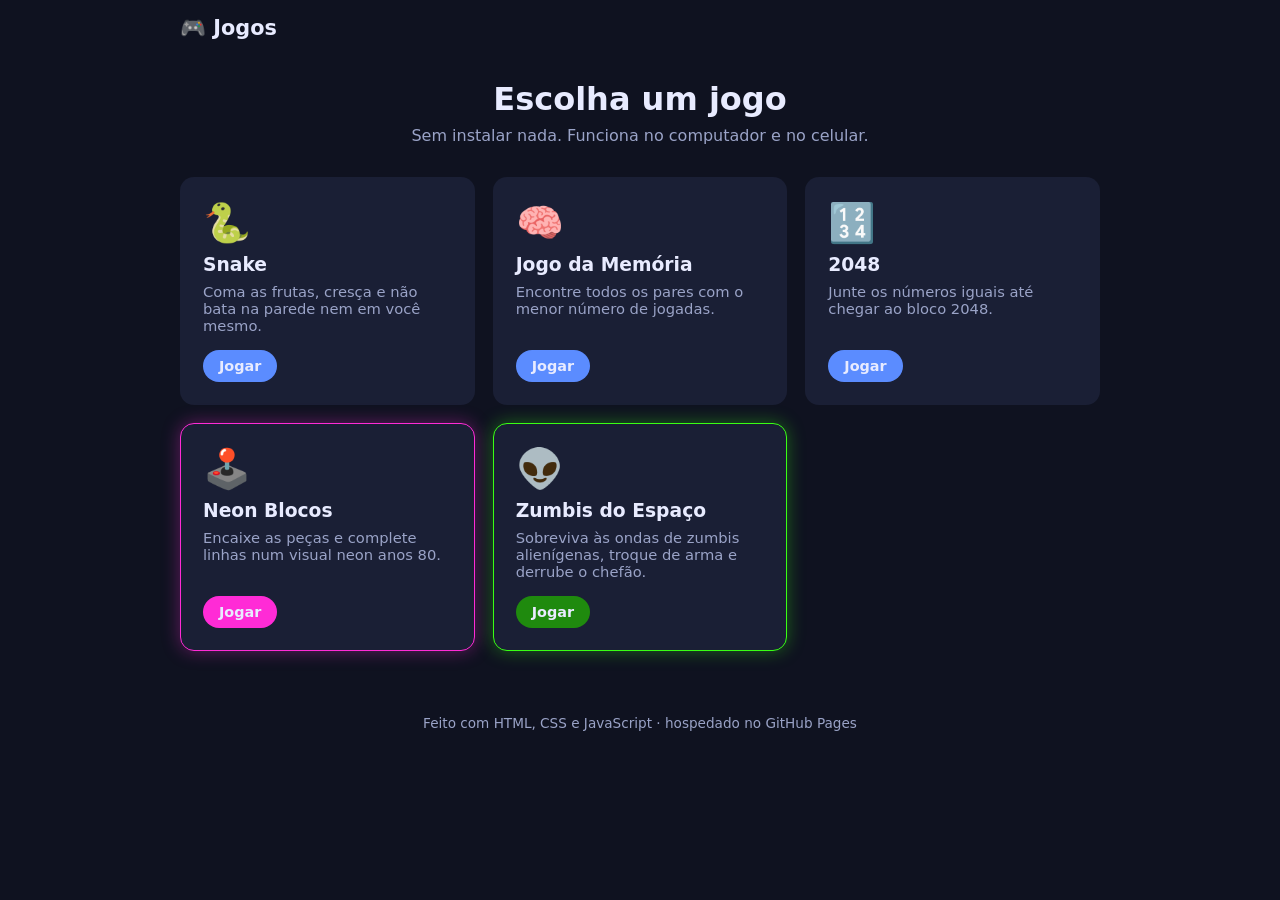
<file: index.html>
<!DOCTYPE html>
<html lang="pt-BR">
<head>
  <meta charset="UTF-8">
  <meta name="viewport" content="width=device-width, initial-scale=1.0">
  <title>Jogos no Navegador</title>
  <meta name="description" content="Jogos gratuitos que rodam direto no navegador, no computador ou no celular.">
  <link rel="stylesheet" href="style.css">
</head>
<body>
  <header class="topo">
    <h1>🎮 Jogos</h1>
  </header>

  <main>
    <section class="hero">
      <h2>Escolha um jogo</h2>
      <p>Sem instalar nada. Funciona no computador e no celular.</p>
    </section>

    <section class="grade">
      <a class="card" href="jogos/snake/">
        <span class="icone">🐍</span>
        <h3>Snake</h3>
        <p>Coma as frutas, cresça e não bata na parede nem em você mesmo.</p>
        <span class="jogar">Jogar</span>
      </a>

      <a class="card" href="jogos/memoria/">
        <span class="icone">🧠</span>
        <h3>Jogo da Memória</h3>
        <p>Encontre todos os pares com o menor número de jogadas.</p>
        <span class="jogar">Jogar</span>
      </a>

      <a class="card" href="jogos/2048/">
        <span class="icone">🔢</span>
        <h3>2048</h3>
        <p>Junte os números iguais até chegar ao bloco 2048.</p>
        <span class="jogar">Jogar</span>
      </a>

      <a class="card" href="jogos/neon-blocos/" style="border-color:#ff2bd6;box-shadow:0 0 18px rgba(255,43,214,.35)">
        <span class="icone">🕹️</span>
        <h3>Neon Blocos</h3>
        <p>Encaixe as peças e complete linhas num visual neon anos 80.</p>
        <span class="jogar" style="background:#ff2bd6">Jogar</span>
      </a>

      <a class="card" href="jogos/zumbis-do-espaco/" style="border-color:#39ff14;box-shadow:0 0 18px rgba(57,255,20,.35)">
        <span class="icone">👽</span>
        <h3>Zumbis do Espaço</h3>
        <p>Sobreviva às ondas de zumbis alienígenas, troque de arma e derrube o chefão.</p>
        <span class="jogar" style="background:#1f8a0e">Jogar</span>
      </a>
    </section>
  </main>

  <footer>Feito com HTML, CSS e JavaScript · hospedado no GitHub Pages</footer>
</body>
</html>
</file>
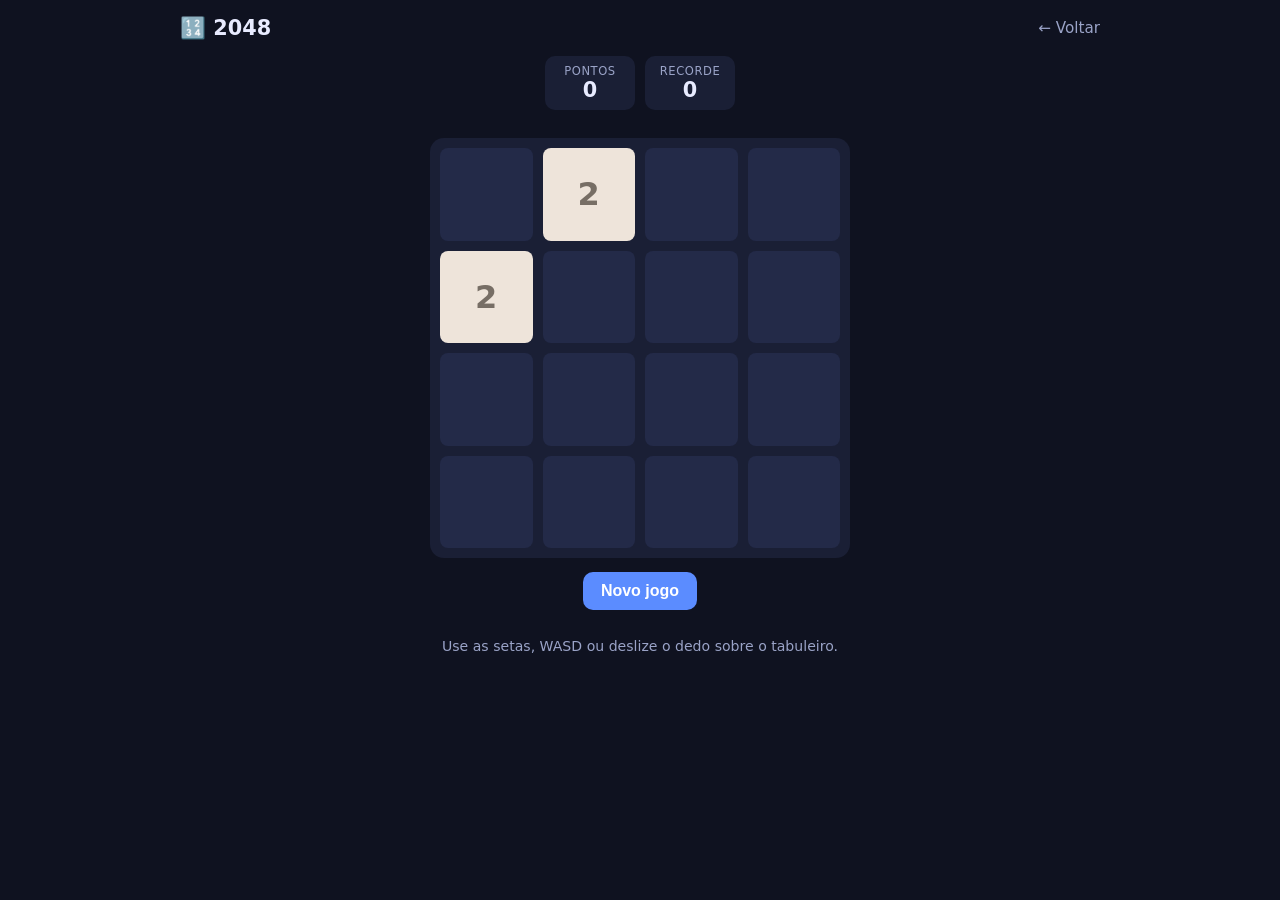
<file: jogos/2048/index.html>
<!DOCTYPE html>
<html lang="pt-BR">
<head>
  <meta charset="UTF-8">
  <meta name="viewport" content="width=device-width, initial-scale=1.0, user-scalable=no">
  <title>2048 · Jogos</title>
  <link rel="stylesheet" href="../../style.css">
  <style>
    .tela { position: relative; }
    .tabuleiro {
      display: grid;
      grid-template-columns: repeat(4, 1fr);
      gap: 10px;
      padding: 10px;
      background: var(--panel);
      border-radius: var(--radius);
      width: min(92vw, 420px);
      touch-action: none;
      user-select: none;
    }
    .cel {
      aspect-ratio: 1;
      border-radius: 8px;
      background: var(--panel-2);
      display: flex;
      align-items: center;
      justify-content: center;
      font-weight: 800;
      font-size: clamp(1.2rem, 7vw, 2rem);
      transition: background .1s;
    }
    .cel.novo { animation: surgir .15s ease-out; }
    @keyframes surgir { from { transform: scale(.5); } to { transform: scale(1); } }
    .v2    { background: #eee4da; color: #776e65; }
    .v4    { background: #ede0c8; color: #776e65; }
    .v8    { background: #f2b179; color: #fff; }
    .v16   { background: #f59563; color: #fff; }
    .v32   { background: #f67c5f; color: #fff; }
    .v64   { background: #f65e3b; color: #fff; }
    .v128  { background: #edcf72; color: #fff; font-size: clamp(1rem, 6vw, 1.7rem); }
    .v256  { background: #edcc61; color: #fff; font-size: clamp(1rem, 6vw, 1.7rem); }
    .v512  { background: #edc850; color: #fff; font-size: clamp(1rem, 6vw, 1.7rem); }
    .v1024 { background: #edc53f; color: #fff; font-size: clamp(.9rem, 5vw, 1.4rem); }
    .v2048 { background: #edc22e; color: #fff; font-size: clamp(.9rem, 5vw, 1.4rem); }
    .vgrande { background: #3c3a32; color: #fff; font-size: clamp(.8rem, 4.5vw, 1.2rem); }
  </style>
</head>
<body>
  <header class="topo">
    <h1>🔢 2048</h1>
    <a class="voltar" href="../../">← Voltar</a>
  </header>

  <main class="area-jogo">
    <div class="placar">
      <div class="item"><span class="rotulo">Pontos</span><span class="valor" id="pontos">0</span></div>
      <div class="item"><span class="rotulo">Recorde</span><span class="valor" id="recorde">0</span></div>
    </div>

    <div class="tela">
      <div class="tabuleiro" id="tabuleiro"></div>
      <div class="mensagem" id="msg">
        <h2 id="msgTitulo"></h2>
        <p id="msgTexto"></p>
        <button class="botao" id="msgBotao"></button>
      </div>
    </div>

    <button class="botao" id="novo">Novo jogo</button>
    <p class="dica">Use as setas, WASD ou deslize o dedo sobre o tabuleiro.</p>
  </main>

  <script>
    const tab = document.getElementById('tabuleiro');
    const elPontos = document.getElementById('pontos');
    const elRecorde = document.getElementById('recorde');
    const msg = document.getElementById('msg');

    let grade, pontos, venceu, continuando, novaPos;

    function lerRecorde() { try { return +localStorage.getItem('2048-recorde') || 0; } catch { return 0; } }
    function salvarRecorde(v) { try { localStorage.setItem('2048-recorde', v); } catch {} }

    function iniciar() {
      grade = Array.from({ length: 4 }, () => Array(4).fill(0));
      pontos = 0; venceu = false; continuando = false;
      msg.classList.remove('visivel');
      adicionar(); adicionar();
      desenhar();
    }

    function adicionar() {
      const vazias = [];
      grade.forEach((l, i) => l.forEach((v, j) => { if (!v) vazias.push([i, j]); }));
      if (!vazias.length) return;
      const [i, j] = vazias[Math.floor(Math.random() * vazias.length)];
      grade[i][j] = Math.random() < 0.9 ? 2 : 4;
      novaPos = i * 4 + j;
    }

    // Desliza e junta uma linha para a esquerda
    function deslizar(linha) {
      const nums = linha.filter(v => v);
      for (let k = 0; k < nums.length - 1; k++) {
        if (nums[k] === nums[k + 1]) {
          nums[k] *= 2;
          pontos += nums[k];
          if (nums[k] === 2048) venceu = true;
          nums.splice(k + 1, 1);
        }
      }
      while (nums.length < 4) nums.push(0);
      return nums;
    }

    function girar(g) { return g[0].map((_, j) => g.map(l => l[j]).reverse()); } // 90° horário

    function mover(direcao) {
      if (msg.classList.contains('visivel')) return;
      // quantos giros para que a direção vire "esquerda"
      const giros = { esq: 0, baixo: 1, dir: 2, cima: 3 }[direcao];
      let g = grade.map(l => [...l]);
      for (let k = 0; k < giros; k++) g = girar(g);
      g = g.map(deslizar);
      for (let k = 0; k < (4 - giros) % 4; k++) g = girar(g);

      if (JSON.stringify(g) === JSON.stringify(grade)) return; // nada mudou
      grade = g;
      adicionar();
      desenhar();

      if (venceu && !continuando) {
        mostrar('Você chegou ao 2048! 🎉', `Pontuação: ${pontos}`, 'Continuar jogando', () => {
          continuando = true; msg.classList.remove('visivel');
        });
      } else if (!temMovimento()) {
        mostrar('Fim de jogo', `Pontuação: ${pontos}`, 'Tentar de novo', iniciar);
      }
    }

    function temMovimento() {
      for (let i = 0; i < 4; i++) for (let j = 0; j < 4; j++) {
        const v = grade[i][j];
        if (!v) return true;
        if (j < 3 && v === grade[i][j + 1]) return true;
        if (i < 3 && v === grade[i + 1][j]) return true;
      }
      return false;
    }

    function mostrar(titulo, texto, botao, acao) {
      document.getElementById('msgTitulo').textContent = titulo;
      document.getElementById('msgTexto').textContent = texto;
      const b = document.getElementById('msgBotao');
      b.textContent = botao; b.onclick = acao;
      msg.classList.add('visivel');
    }

    function desenhar() {
      tab.innerHTML = '';
      grade.flat().forEach((v, idx) => {
        const c = document.createElement('div');
        c.className = 'cel' + (v ? (v > 2048 ? ' vgrande' : ' v' + v) : '') + (idx === novaPos ? ' novo' : '');
        c.textContent = v || '';
        tab.appendChild(c);
      });
      elPontos.textContent = pontos;
      if (pontos > lerRecorde()) salvarRecorde(pontos);
      elRecorde.textContent = lerRecorde();
    }

    document.addEventListener('keydown', e => {
      const mapa = { ArrowUp: 'cima', ArrowDown: 'baixo', ArrowLeft: 'esq', ArrowRight: 'dir',
                     w: 'cima', s: 'baixo', a: 'esq', d: 'dir', W: 'cima', S: 'baixo', A: 'esq', D: 'dir' };
      if (mapa[e.key]) { e.preventDefault(); mover(mapa[e.key]); }
    });

    let toque = null;
    tab.addEventListener('touchstart', e => { toque = e.touches[0]; }, { passive: true });
    tab.addEventListener('touchend', e => {
      if (!toque) return;
      const t = e.changedTouches[0];
      const dx = t.clientX - toque.clientX, dy = t.clientY - toque.clientY;
      if (Math.max(Math.abs(dx), Math.abs(dy)) > 25) {
        mover(Math.abs(dx) > Math.abs(dy) ? (dx > 0 ? 'dir' : 'esq') : (dy > 0 ? 'baixo' : 'cima'));
      }
      toque = null;
    });

    document.getElementById('novo').onclick = iniciar;
    iniciar();
  </script>
</body>
</html>
</file>
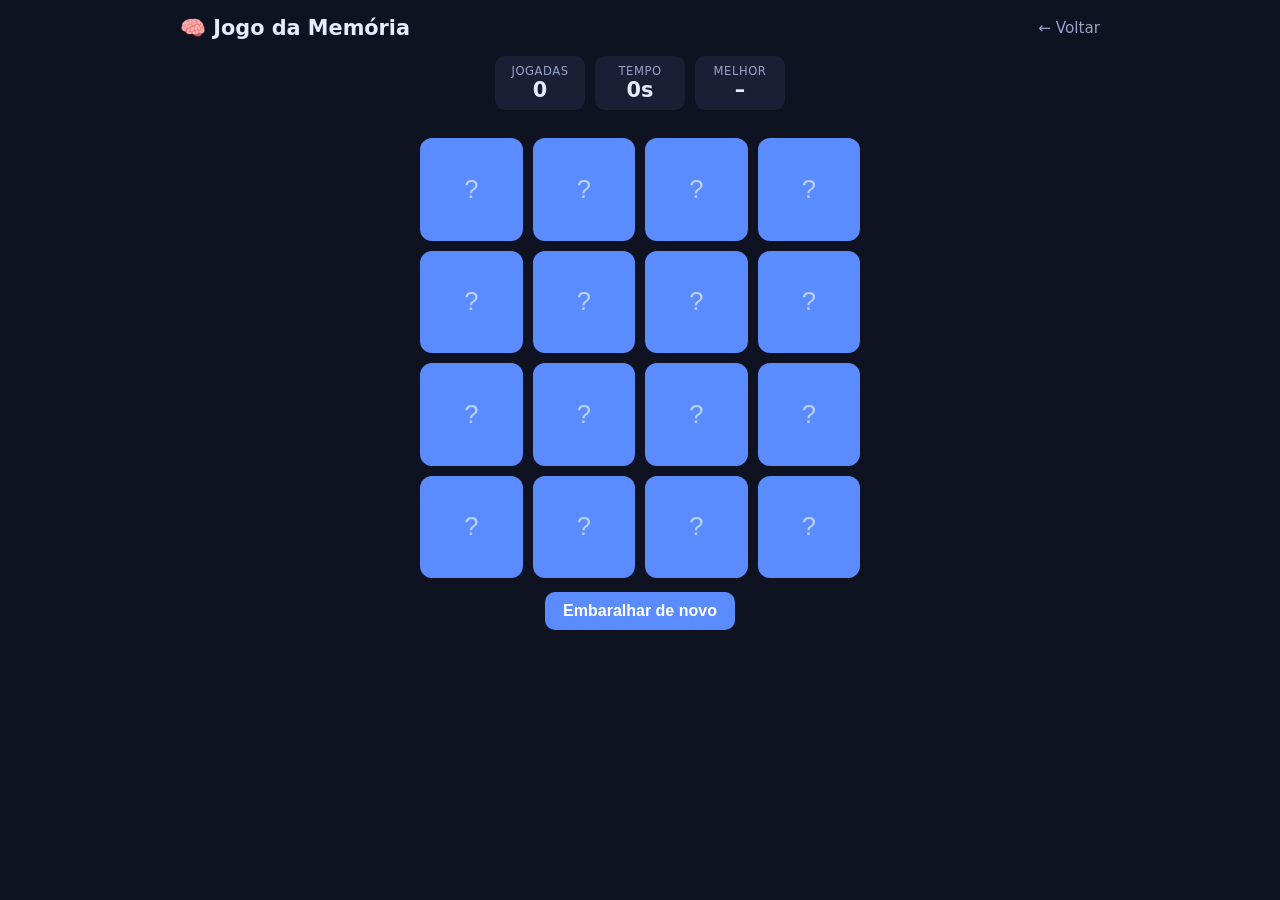
<file: jogos/memoria/index.html>
<!DOCTYPE html>
<html lang="pt-BR">
<head>
  <meta charset="UTF-8">
  <meta name="viewport" content="width=device-width, initial-scale=1.0">
  <title>Jogo da Memória · Jogos</title>
  <link rel="stylesheet" href="../../style.css">
  <style>
    .tela { position: relative; }
    .tabuleiro {
      display: grid;
      grid-template-columns: repeat(4, 1fr);
      gap: 10px;
      width: min(92vw, 440px);
    }
    .carta {
      aspect-ratio: 1;
      perspective: 600px;
      cursor: pointer;
      border: 0;
      padding: 0;
      background: none;
    }
    .carta .interno {
      position: relative;
      width: 100%;
      height: 100%;
      transition: transform .35s;
      transform-style: preserve-3d;
    }
    .carta.virada .interno, .carta.certa .interno { transform: rotateY(180deg); }
    .carta .face {
      position: absolute;
      inset: 0;
      border-radius: 12px;
      display: flex;
      align-items: center;
      justify-content: center;
      backface-visibility: hidden;
      font-size: clamp(1.8rem, 8vw, 2.6rem);
    }
    .carta .verso { background: var(--accent); font-size: 1.6rem; color: rgba(255,255,255,.6); }
    .carta .frente { background: var(--panel-2); transform: rotateY(180deg); }
    .carta.certa .frente { background: #14532d; }
  </style>
</head>
<body>
  <header class="topo">
    <h1>🧠 Jogo da Memória</h1>
    <a class="voltar" href="../../">← Voltar</a>
  </header>

  <main class="area-jogo">
    <div class="placar">
      <div class="item"><span class="rotulo">Jogadas</span><span class="valor" id="jogadas">0</span></div>
      <div class="item"><span class="rotulo">Tempo</span><span class="valor" id="tempo">0s</span></div>
      <div class="item"><span class="rotulo">Melhor</span><span class="valor" id="melhor">–</span></div>
    </div>

    <div class="tela">
      <div class="tabuleiro" id="tabuleiro"></div>
      <div class="mensagem" id="msg">
        <h2>Parabéns! 🎉</h2>
        <p id="msgTexto"></p>
        <button class="botao" id="denovo">Jogar de novo</button>
      </div>
    </div>

    <button class="botao" id="reiniciar">Embaralhar de novo</button>
  </main>

  <script>
    const SIMBOLOS = ['🍎', '🚚', '⚙️', '📦', '🏭', '🔧', '⭐', '🎯'];
    const tab = document.getElementById('tabuleiro');
    const elJogadas = document.getElementById('jogadas');
    const elTempo = document.getElementById('tempo');
    const elMelhor = document.getElementById('melhor');
    const msg = document.getElementById('msg');

    let abertas = [], acertos = 0, jogadas = 0, segundos = 0, relogio = null, travado = false;

    function lerMelhor() { try { return +localStorage.getItem('memoria-melhor') || 0; } catch { return 0; } }
    function salvarMelhor(v) { try { localStorage.setItem('memoria-melhor', v); } catch {} }
    function mostrarMelhor() { const m = lerMelhor(); elMelhor.textContent = m ? m : '–'; }

    function embaralhar(lista) {
      for (let i = lista.length - 1; i > 0; i--) {
        const j = Math.floor(Math.random() * (i + 1));
        [lista[i], lista[j]] = [lista[j], lista[i]];
      }
      return lista;
    }

    function iniciar() {
      clearInterval(relogio); relogio = null;
      abertas = []; acertos = 0; jogadas = 0; segundos = 0; travado = false;
      elJogadas.textContent = 0; elTempo.textContent = '0s';
      msg.classList.remove('visivel');
      mostrarMelhor();
      tab.innerHTML = '';
      embaralhar([...SIMBOLOS, ...SIMBOLOS]).forEach(s => {
        const c = document.createElement('button');
        c.className = 'carta';
        c.dataset.s = s;
        c.setAttribute('aria-label', 'Carta virada');
        c.innerHTML = `<div class="interno"><div class="face verso">?</div><div class="face frente">${s}</div></div>`;
        c.onclick = () => virar(c);
        tab.appendChild(c);
      });
    }

    function virar(c) {
      if (travado || c.classList.contains('virada') || c.classList.contains('certa')) return;
      if (!relogio) relogio = setInterval(() => { segundos++; elTempo.textContent = segundos + 's'; }, 1000);
      c.classList.add('virada');
      abertas.push(c);
      if (abertas.length < 2) return;

      jogadas++; elJogadas.textContent = jogadas;
      const [a, b] = abertas;
      if (a.dataset.s === b.dataset.s) {
        a.classList.replace('virada', 'certa');
        b.classList.replace('virada', 'certa');
        abertas = [];
        acertos++;
        if (acertos === SIMBOLOS.length) vitoria();
      } else {
        travado = true;
        setTimeout(() => {
          a.classList.remove('virada'); b.classList.remove('virada');
          abertas = []; travado = false;
        }, 800);
      }
    }

    function vitoria() {
      clearInterval(relogio);
      const m = lerMelhor();
      const recorde = !m || jogadas < m;
      if (recorde) salvarMelhor(jogadas);
      mostrarMelhor();
      document.getElementById('msgTexto').textContent =
        `${jogadas} jogadas em ${segundos}s.` + (recorde ? ' Novo recorde!' : '');
      setTimeout(() => msg.classList.add('visivel'), 400);
    }

    document.getElementById('reiniciar').onclick = iniciar;
    document.getElementById('denovo').onclick = iniciar;
    iniciar();
  </script>
</body>
</html>
</file>
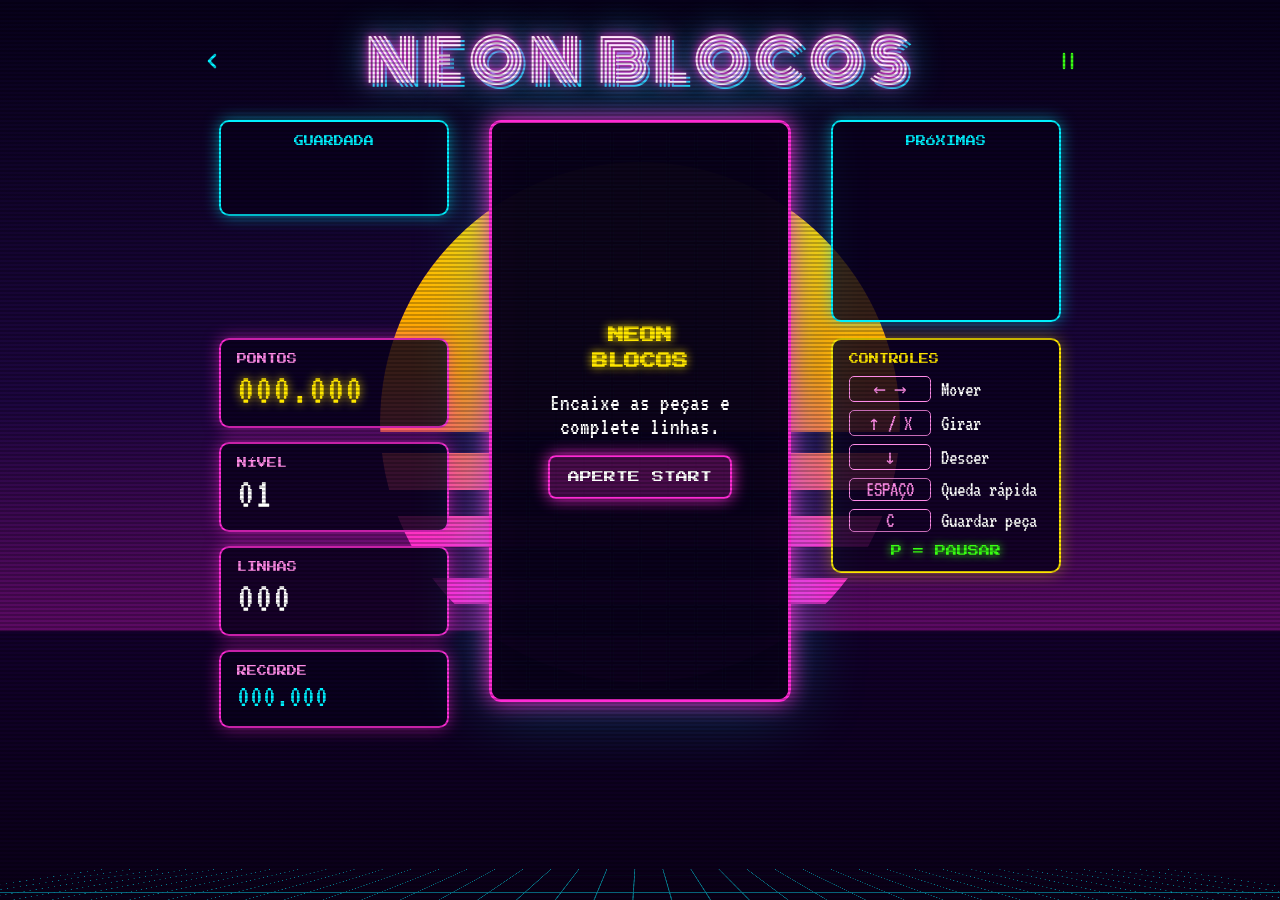
<file: jogos/neon-blocos/index.html>
<!DOCTYPE html>
<html lang="pt-BR">
<head>
<meta charset="UTF-8">
<meta name="viewport" content="width=device-width, initial-scale=1.0, user-scalable=no">
<title>Neon Blocos · Jogos</title>
<link rel="preconnect" href="https://fonts.googleapis.com">
<link href="https://fonts.googleapis.com/css2?family=Monoton&family=Press+Start+2P&family=VT323&display=swap" rel="stylesheet">
<style>
  :root {
    --rosa: #ff2bd6; --ciano: #00f0ff; --amarelo: #ffe600; --verde: #39ff14; --rosa-claro: #ff8be8;
  }
  * { box-sizing: border-box; }
  html, body { margin: 0; height: 100%; }
  body {
    min-height: 100vh;
    overflow-x: hidden;
    color: #fff;
    font-family: 'VT323', monospace;
    background: linear-gradient(180deg, #07011a 0%, #1d0640 45%, #5b0a63 70%, #12002b 70.2%, #0a0018 100%) fixed;
    -webkit-tap-highlight-color: transparent;
    user-select: none;
  }
  a { color: var(--ciano); text-decoration: none; }

  /* ---------- Cenário ---------- */
  .cenario { position: fixed; inset: 0; pointer-events: none; overflow: hidden; z-index: 0; }
  .sol {
    position: absolute; left: 50%; top: 18vh; width: 520px; height: 520px; margin-left: -260px; border-radius: 50%;
    background: linear-gradient(#ffe600 0%, #ff9a00 40%, #ff2bd6 75%);
    -webkit-mask-image: linear-gradient(#000 52%, transparent 52% 56%, #000 56% 63%, transparent 63% 68%, #000 68% 74%, transparent 74% 80%, #000 80% 85%, transparent 85% 91%, #000 91%);
            mask-image: linear-gradient(#000 52%, transparent 52% 56%, #000 56% 63%, transparent 63% 68%, #000 68% 74%, transparent 74% 80%, #000 80% 85%, transparent 85% 91%, #000 91%);
    filter: drop-shadow(0 0 40px #ff2bd6);
    animation: hue 18s linear infinite;
  }
  .chao {
    position: absolute; left: -40%; right: -40%; bottom: -60px; height: 420px;
    background-image: linear-gradient(var(--ciano) 2px, transparent 2px), linear-gradient(90deg, var(--ciano) 2px, transparent 2px);
    background-size: 60px 60px; transform: perspective(320px) rotateX(62deg); transform-origin: bottom;
    opacity: .5; animation: andar 1.2s linear infinite;
  }
  .scan {
    position: fixed; inset: 0; pointer-events: none; z-index: 50;
    background: repeating-linear-gradient(0deg, rgba(0,0,0,.22) 0 2px, transparent 2px 4px);
  }
  @keyframes andar { from { background-position: 0 0; } to { background-position: 0 60px; } }
  @keyframes hue { to { filter: drop-shadow(0 0 40px #ff2bd6) hue-rotate(360deg); } }
  @keyframes pulsar { 0%, 100% { opacity: 1; } 50% { opacity: .3; } }
  @keyframes flash { 0% { filter: hue-rotate(0) brightness(1.8); } 100% { filter: hue-rotate(360deg) brightness(1); } }
  body.flash .tabuleiro-box { animation: flash .5s ease-out; }

  /* ---------- Estrutura ---------- */
  .pagina { position: relative; z-index: 1; display: flex; flex-direction: column; align-items: center; gap: 14px; padding: 16px 16px 24px; }
  .topo { width: 100%; max-width: 900px; display: flex; align-items: center; justify-content: space-between; }
  .topo a, .topo button {
    width: 44px; height: 44px; display: flex; align-items: center; justify-content: center;
    background: none; border: 0; color: var(--ciano); cursor: pointer; padding: 0;
  }
  .topo button { color: var(--verde); }
  h1 {
    margin: 0; font-family: 'Monoton', cursive; font-weight: 400; font-size: clamp(28px, 6vw, 58px); letter-spacing: .1em;
    color: #ffe6fb; text-shadow: 0 0 6px var(--rosa), 0 0 18px var(--rosa), 0 0 36px var(--ciano), 4px 4px 0 var(--ciano);
    text-align: center;
  }

  .jogo {
    display: grid; gap: 16px 40px; align-items: start;
    grid-template-columns: 230px auto 230px;
    grid-template-areas: "hold board next" "stats board controles";
  }
  .caixa {
    background: rgba(10,0,30,.82); border: 2px solid var(--rosa); border-radius: 10px; padding: 14px 16px;
    box-shadow: 0 0 16px rgba(255,43,214,.55);
  }
  .caixa.ciano { border-color: var(--ciano); box-shadow: 0 0 16px rgba(0,240,255,.55); }
  .caixa.amarela { border-color: var(--amarelo); box-shadow: 0 0 16px rgba(255,230,0,.4); }
  .rot { display: block; font-family: 'Press Start 2P', monospace; font-size: 10px; color: var(--rosa-claro); margin-bottom: 4px; }
  .caixa.ciano .rot { color: var(--ciano); }
  .caixa.amarela .rot { color: var(--amarelo); }

  .hold { grid-area: hold; display: flex; flex-direction: column; align-items: center; gap: 10px; cursor: pointer; color: inherit; font: inherit; }
  .stats { grid-area: stats; display: flex; flex-direction: column; gap: 14px; }
  .stats .val { font-size: 44px; line-height: 1; }
  #pontos { color: var(--amarelo); text-shadow: 0 0 10px var(--amarelo); }
  #recorde { color: var(--ciano); font-size: 32px; }
  .next { grid-area: next; display: flex; flex-direction: column; align-items: center; gap: 12px; }
  .controles { grid-area: controles; display: flex; flex-direction: column; gap: 8px; }
  .controles div { display: flex; align-items: center; gap: 10px; font-size: 21px; white-space: nowrap; }
  kbd { min-width: 82px; text-align: center; border: 1px solid var(--rosa-claro); border-radius: 5px; padding: 0 6px; color: var(--rosa-claro); font: inherit; }
  .piscar { font-family: 'Press Start 2P', monospace; font-size: 11px; color: var(--verde); text-shadow: 0 0 8px var(--verde); animation: pulsar 1.4s steps(2) infinite; text-align: center; margin-top: 6px; }

  .tabuleiro-box {
    grid-area: board; position: relative; background: rgba(8,0,24,.9); border: 3px solid var(--rosa); border-radius: 12px; padding: 8px;
    box-shadow: 0 0 22px var(--rosa), 0 0 70px rgba(0,240,255,.35), inset 0 0 30px rgba(255,43,214,.25);
    touch-action: none;
  }
  #tabuleiro { display: block; }

  .overlay {
    position: absolute; inset: 0; border-radius: 9px; background: rgba(7,1,26,.86);
    display: none; flex-direction: column; align-items: center; justify-content: center; gap: 16px; text-align: center; padding: 16px;
  }
  .overlay.visivel { display: flex; }
  .overlay h2 { margin: 0; font-family: 'Press Start 2P', monospace; font-size: 16px; line-height: 1.6; color: var(--amarelo); text-shadow: 0 0 10px var(--amarelo); }
  .overlay p { margin: 0; font-size: 24px; }
  .start {
    font-family: 'Press Start 2P', monospace; font-size: 12px; color: #fff; background: rgba(255,43,214,.25);
    border: 2px solid var(--rosa); border-radius: 8px; padding: 14px 18px; cursor: pointer; box-shadow: 0 0 16px var(--rosa);
    animation: pulsar 1.4s steps(2) infinite;
  }

  .botoes { grid-area: botoes; display: none; gap: 12px; justify-content: center; }
  .btn {
    width: 60px; height: 60px; border-radius: 50%; border: 2px solid var(--rosa); background: rgba(20,0,40,.85); color: #fff;
    display: flex; align-items: center; justify-content: center; box-shadow: 0 0 14px rgba(255,43,214,.6); padding: 0; cursor: pointer; touch-action: none;
  }
  .btn.ciano { border-color: var(--ciano); box-shadow: 0 0 14px rgba(0,240,255,.6); }
  .btn:active { transform: scale(.92); background: rgba(255,43,214,.3); }
  .dica { display: none; font-size: 18px; color: #c9b8ff; text-align: center; }

  /* ---------- Celular ---------- */
  @media (max-width: 760px) {
    .pagina { gap: 12px; padding: 12px 12px 20px; }
    .jogo {
      gap: 10px 12px; grid-template-columns: auto 92px;
      grid-template-areas: "stats stats" "board next" "board hold" "botoes botoes";
    }
    .controles, .piscar { display: none; }
    .stats { flex-direction: row; gap: 8px; }
    .stats > div { flex: 1; min-width: 0; padding: 6px 4px; text-align: center; }
    .stats > div:last-child { display: none; }
    .stats .rot { font-size: 8px; }
    .stats .val { font-size: 26px; line-height: 1.1; }
    .caixa { padding: 8px 6px; }
    .next, .hold { gap: 8px; }
    .next .rot, .hold .rot { font-size: 7px; }
    .tabuleiro-box { padding: 6px; border-radius: 10px; }
    .botoes { display: flex; }
    .dica { display: block; }
  }
</style>
</head>
<body>
  <div class="cenario" aria-hidden="true"><div class="sol"></div><div class="chao"></div></div>
  <div class="scan" aria-hidden="true"></div>

  <div class="pagina">
    <div class="topo">
      <a href="../../" aria-label="Voltar ao site">
        <svg width="24" height="24" viewBox="0 0 24 24" fill="none" stroke="currentColor" stroke-width="2.5" stroke-linecap="round" stroke-linejoin="round" aria-hidden="true"><path d="M15 18l-6-6 6-6"/></svg>
      </a>
      <h1>NEON BLOCOS</h1>
      <button id="btnPausa" aria-label="Pausar">
        <svg width="24" height="24" viewBox="0 0 24 24" fill="none" stroke="currentColor" stroke-width="2.5" stroke-linecap="round" aria-hidden="true"><path d="M8 5v14M16 5v14"/></svg>
      </button>
    </div>

    <div class="jogo">
      <button class="caixa ciano hold" id="hold" aria-label="Guardar peça">
        <span class="rot">GUARDADA</span>
        <canvas id="cvHold" width="80" height="40"></canvas>
      </button>

      <div class="stats">
        <div class="caixa"><span class="rot">PONTOS</span><span class="val" id="pontos">000.000</span></div>
        <div class="caixa"><span class="rot">NÍVEL</span><span class="val" id="nivel">01</span></div>
        <div class="caixa"><span class="rot">LINHAS</span><span class="val" id="linhas">000</span></div>
        <div class="caixa"><span class="rot">RECORDE</span><span class="val" id="recorde">000.000</span></div>
      </div>

      <div class="tabuleiro-box" id="box">
        <canvas id="tabuleiro"></canvas>
        <div class="overlay visivel" id="overlay">
          <h2 id="ovTitulo">NEON<br>BLOCOS</h2>
          <p id="ovTexto">Encaixe as peças e<br>complete linhas.</p>
          <button class="start" id="btnStart">APERTE START</button>
        </div>
      </div>

      <div class="caixa ciano next">
        <span class="rot">PRÓXIMAS</span>
        <canvas class="cvNext" width="80" height="40"></canvas>
        <canvas class="cvNext" width="80" height="40"></canvas>
        <canvas class="cvNext" width="80" height="40"></canvas>
      </div>

      <div class="caixa amarela controles">
        <span class="rot">CONTROLES</span>
        <div><kbd>← →</kbd><span>Mover</span></div>
        <div><kbd>↑ / X</kbd><span>Girar</span></div>
        <div><kbd>↓</kbd><span>Descer</span></div>
        <div><kbd>ESPAÇO</kbd><span>Queda rápida</span></div>
        <div><kbd>C</kbd><span>Guardar peça</span></div>
        <span class="piscar">P = PAUSAR</span>
      </div>

      <div class="botoes">
        <button class="btn" data-acao="esq" aria-label="Mover para a esquerda"><svg width="26" height="26" viewBox="0 0 24 24" fill="none" stroke="currentColor" stroke-width="2.5" stroke-linecap="round" stroke-linejoin="round" aria-hidden="true"><path d="M15 18l-6-6 6-6"/></svg></button>
        <button class="btn" data-acao="baixo" aria-label="Descer"><svg width="26" height="26" viewBox="0 0 24 24" fill="none" stroke="currentColor" stroke-width="2.5" stroke-linecap="round" stroke-linejoin="round" aria-hidden="true"><path d="M6 9l6 6 6-6"/></svg></button>
        <button class="btn" data-acao="dir" aria-label="Mover para a direita"><svg width="26" height="26" viewBox="0 0 24 24" fill="none" stroke="currentColor" stroke-width="2.5" stroke-linecap="round" stroke-linejoin="round" aria-hidden="true"><path d="M9 18l6-6-6-6"/></svg></button>
        <button class="btn ciano" data-acao="girar" aria-label="Girar"><svg width="26" height="26" viewBox="0 0 24 24" fill="none" stroke="currentColor" stroke-width="2.5" stroke-linecap="round" stroke-linejoin="round" aria-hidden="true"><path d="M20 12a8 8 0 1 1-2.3-5.6"/><path d="M20 4v5h-5"/></svg></button>
        <button class="btn ciano" data-acao="queda" aria-label="Queda rápida"><svg width="26" height="26" viewBox="0 0 24 24" fill="none" stroke="currentColor" stroke-width="2.5" stroke-linecap="round" stroke-linejoin="round" aria-hidden="true"><path d="M6 6l6 6 6-6"/><path d="M6 13l6 6 6-6"/></svg></button>
      </div>
    </div>
    <p class="dica">Também dá para deslizar o dedo no tabuleiro e tocar para girar.</p>
  </div>

<script>
(() => {
  const COLS = 10, ROWS = 20;
  const CORES = { I: '#00f0ff', O: '#ffe600', T: '#ff2bd6', S: '#39ff14', Z: '#ff3864', J: '#6b7bff', L: '#ff9a00' };
  const FORMAS = {
    I: [[0,0,0,0],[1,1,1,1],[0,0,0,0],[0,0,0,0]],
    O: [[1,1],[1,1]],
    T: [[0,1,0],[1,1,1],[0,0,0]],
    S: [[0,1,1],[1,1,0],[0,0,0]],
    Z: [[1,1,0],[0,1,1],[0,0,0]],
    J: [[1,0,0],[1,1,1],[0,0,0]],
    L: [[0,0,1],[1,1,1],[0,0,0]]
  };
  const PONTOS_LINHA = [0, 100, 300, 500, 800];

  const cv = document.getElementById('tabuleiro');
  const ctx = cv.getContext('2d');
  const cvHold = document.getElementById('cvHold');
  const cvNext = [...document.querySelectorAll('.cvNext')];
  const overlay = document.getElementById('overlay');
  const el = id => document.getElementById(id);

  let T = 28;                    // tamanho da célula
  let grade, peca, fila, guardada, podeGuardar, pontos, linhas, nivel;
  let estado = 'inicio';         // inicio | jogando | pausado | fim
  let ultimo = 0, acumulado = 0;

  // ---------- Recorde ----------
  const lerRec = () => { try { return +localStorage.getItem('neon-blocos-recorde') || 0; } catch { return 0; } };
  const salvarRec = v => { try { localStorage.setItem('neon-blocos-recorde', v); } catch {} };
  const fmt = n => String(n).padStart(6, '0').replace(/(\d{3})(\d{3})$/, '$1.$2');

  // ---------- Tamanho do tabuleiro ----------
  function dimensionar() {
    if (innerWidth <= 760) {
      const larg = innerWidth - 24 - 92 - 12 - 18;
      const alt = innerHeight - 300;
      T = Math.max(14, Math.min(28, Math.floor(Math.min(larg / COLS, alt / ROWS))));
    } else {
      T = Math.max(18, Math.min(28, Math.floor((innerHeight - 170) / ROWS)));
    }
    const dpr = window.devicePixelRatio || 1;
    cv.width = COLS * T * dpr; cv.height = ROWS * T * dpr;
    cv.style.width = COLS * T + 'px'; cv.style.height = ROWS * T + 'px';
    ctx.setTransform(dpr, 0, 0, dpr, 0, 0);
    desenhar();
  }

  // ---------- Peças ----------
  let saco = [];
  function sortear() {
    if (!saco.length) {
      saco = Object.keys(FORMAS);
      for (let i = saco.length - 1; i > 0; i--) { const j = Math.floor(Math.random() * (i + 1)); [saco[i], saco[j]] = [saco[j], saco[i]]; }
    }
    return saco.pop();
  }
  function criar(tipo) {
    const m = FORMAS[tipo].map(l => [...l]);
    return { tipo, m, x: Math.floor((COLS - m[0].length) / 2), y: tipo === 'I' ? -1 : 0 };
  }
  const girarMatriz = m => m[0].map((_, j) => m.map(l => l[j]).reverse());

  function colide(m, x, y) {
    for (let i = 0; i < m.length; i++) for (let j = 0; j < m[i].length; j++) {
      if (!m[i][j]) continue;
      const gx = x + j, gy = y + i;
      if (gx < 0 || gx >= COLS || gy >= ROWS) return true;
      if (gy >= 0 && grade[gy][gx]) return true;
    }
    return false;
  }

  function proxima() {
    peca = criar(fila.shift());
    fila.push(sortear());
    podeGuardar = true;
    if (colide(peca.m, peca.x, peca.y)) fim();
  }

  // ---------- Ações ----------
  function mover(dx) { if (estado !== 'jogando') return; if (!colide(peca.m, peca.x + dx, peca.y)) { peca.x += dx; desenhar(); } }
  function girar() {
    if (estado !== 'jogando' || peca.tipo === 'O') return;
    const m = girarMatriz(peca.m);
    for (const k of [0, -1, 1, -2, 2]) {
      if (!colide(m, peca.x + k, peca.y)) { peca.m = m; peca.x += k; desenhar(); return; }
    }
  }
  function descer(manual) {
    if (estado !== 'jogando') return;
    if (!colide(peca.m, peca.x, peca.y + 1)) { peca.y++; if (manual) somar(1); }
    else fixar();
    acumulado = 0;
    desenhar();
  }
  function queda() {
    if (estado !== 'jogando') return;
    let n = 0;
    while (!colide(peca.m, peca.x, peca.y + 1)) { peca.y++; n++; }
    somar(n * 2);
    fixar();
    acumulado = 0;
    desenhar();
  }
  function guardar() {
    if (estado !== 'jogando' || !podeGuardar) return;
    const atual = peca.tipo;
    if (guardada) { peca = criar(guardada); } else { proxima(); }
    guardada = atual; podeGuardar = false;
    desenharMini(cvHold, guardada);
    desenhar();
  }

  function fixar() {
    peca.m.forEach((l, i) => l.forEach((v, j) => {
      if (v && peca.y + i >= 0) grade[peca.y + i][peca.x + j] = peca.tipo;
    }));
    if (peca.m.some((l, i) => l.some(v => v) && peca.y + i < 0)) return fim();

    let cheias = 0;
    for (let y = ROWS - 1; y >= 0; y--) {
      if (grade[y].every(c => c)) { grade.splice(y, 1); grade.unshift(Array(COLS).fill(null)); cheias++; y++; }
    }
    if (cheias) {
      linhas += cheias;
      somar(PONTOS_LINHA[cheias] * nivel);
      nivel = Math.floor(linhas / 10) + 1;
      document.body.classList.remove('flash'); void document.body.offsetWidth; document.body.classList.add('flash');
    }
    proxima();
    atualizarPainel();
  }

  function somar(n) { pontos += n; atualizarPainel(); }

  function atualizarPainel() {
    el('pontos').textContent = fmt(pontos);
    el('nivel').textContent = String(nivel).padStart(2, '0');
    el('linhas').textContent = String(linhas).padStart(3, '0');
    if (pontos > lerRec()) salvarRec(pontos);
    el('recorde').textContent = fmt(lerRec());
    cvNext.forEach((c, i) => desenharMini(c, fila[i]));
  }

  const velocidade = () => Math.max(80, 800 - (nivel - 1) * 70);

  // ---------- Desenho ----------
  function bloco(c, x, y, t, cor, fantasma) {
    if (fantasma) {
      c.save(); c.setLineDash([4, 3]); c.strokeStyle = 'rgba(255,43,214,.8)'; c.lineWidth = 2;
      c.strokeRect(x + 2, y + 2, t - 4, t - 4); c.restore(); return;
    }
    c.save();
    c.shadowColor = cor; c.shadowBlur = t * .4;
    c.fillStyle = cor; c.fillRect(x + 1, y + 1, t - 2, t - 2);
    c.shadowBlur = 0;
    c.strokeStyle = 'rgba(255,255,255,.45)'; c.lineWidth = Math.max(2, t / 10);
    c.strokeRect(x + 1 + c.lineWidth / 2, y + 1 + c.lineWidth / 2, t - 2 - c.lineWidth, t - 2 - c.lineWidth);
    c.restore();
  }

  function desenhar() {
    ctx.clearRect(0, 0, COLS * T, ROWS * T);
    for (let y = 0; y < ROWS; y++) for (let x = 0; x < COLS; x++) {
      ctx.fillStyle = 'rgba(255,255,255,.035)'; ctx.fillRect(x * T + 1, y * T + 1, T - 2, T - 2);
      ctx.strokeStyle = 'rgba(0,240,255,.08)'; ctx.lineWidth = 1; ctx.strokeRect(x * T + 1.5, y * T + 1.5, T - 3, T - 3);
    }
    if (!grade) return;
    grade.forEach((l, y) => l.forEach((tipo, x) => { if (tipo) bloco(ctx, x * T, y * T, T, CORES[tipo]); }));
    if (!peca || estado === 'inicio') return;
    let gy = peca.y;
    while (!colide(peca.m, peca.x, gy + 1)) gy++;
    peca.m.forEach((l, i) => l.forEach((v, j) => {
      if (v && gy + i >= 0 && gy !== peca.y) bloco(ctx, (peca.x + j) * T, (gy + i) * T, T, null, true);
    }));
    peca.m.forEach((l, i) => l.forEach((v, j) => {
      if (v && peca.y + i >= 0) bloco(ctx, (peca.x + j) * T, (peca.y + i) * T, T, CORES[peca.tipo]);
    }));
  }

  function desenharMini(c, tipo) {
    const g = c.getContext('2d');
    g.clearRect(0, 0, c.width, c.height);
    if (!tipo) return;
    const m = FORMAS[tipo].filter(l => l.some(v => v));
    const t = 18, w = m[0].length * t, h = m.length * t;
    const ox = (c.width - w) / 2, oy = (c.height - h) / 2;
    m.forEach((l, i) => l.forEach((v, j) => { if (v) bloco(g, ox + j * t, oy + i * t, t, CORES[tipo]); }));
  }

  // ---------- Fluxo do jogo ----------
  function iniciar() {
    grade = Array.from({ length: ROWS }, () => Array(COLS).fill(null));
    saco = []; fila = [sortear(), sortear(), sortear()];
    guardada = null; pontos = 0; linhas = 0; nivel = 1;
    desenharMini(cvHold, null);
    estado = 'jogando';
    overlay.classList.remove('visivel');
    proxima();
    atualizarPainel();
    acumulado = 0; ultimo = performance.now();
    desenhar();
  }

  function pausar() {
    if (estado === 'jogando') {
      estado = 'pausado';
      mostrar('PAUSA', 'Respire fundo.', 'CONTINUAR');
    } else if (estado === 'pausado') {
      estado = 'jogando'; overlay.classList.remove('visivel'); ultimo = performance.now();
    }
  }

  function fim() {
    estado = 'fim';
    const recorde = pontos >= lerRec() && pontos > 0;
    mostrar('GAME<br>OVER', `${fmt(pontos)} pontos` + (recorde ? '<br>NOVO RECORDE!' : ''), 'JOGAR DE NOVO');
  }

  function mostrar(titulo, texto, botao) {
    el('ovTitulo').innerHTML = titulo; el('ovTexto').innerHTML = texto; el('btnStart').textContent = botao;
    overlay.classList.add('visivel');
  }

  function loop(agora) {
    if (estado === 'jogando') {
      acumulado += agora - ultimo;
      if (acumulado >= velocidade()) descer(false);
    }
    ultimo = agora;
    requestAnimationFrame(loop);
  }

  el('btnStart').onclick = () => { if (estado === 'pausado') pausar(); else iniciar(); };
  el('btnPausa').onclick = pausar;
  el('hold').onclick = guardar;

  // ---------- Teclado ----------
  document.addEventListener('keydown', e => {
    const k = e.key;
    if (['ArrowLeft', 'ArrowRight', 'ArrowDown', 'ArrowUp', ' '].includes(k)) e.preventDefault();
    if (estado === 'inicio' || estado === 'fim') { if (k === 'Enter' || k === ' ') iniciar(); return; }
    if (k === 'p' || k === 'P' || k === 'Escape') return pausar();
    if (estado !== 'jogando') return;
    if (k === 'ArrowLeft') mover(-1);
    else if (k === 'ArrowRight') mover(1);
    else if (k === 'ArrowDown') descer(true);
    else if (k === 'ArrowUp' || k === 'x' || k === 'X') girar();
    else if (k === ' ') queda();
    else if (k === 'c' || k === 'C' || k === 'Shift') guardar();
  });

  // ---------- Botões de toque (com repetição ao segurar) ----------
  const ACOES = { esq: () => mover(-1), dir: () => mover(1), baixo: () => descer(true), girar, queda };
  document.querySelectorAll('.btn').forEach(b => {
    let t1, t2;
    const parar = () => { clearTimeout(t1); clearInterval(t2); };
    b.addEventListener('pointerdown', e => {
      e.preventDefault();
      const acao = ACOES[b.dataset.acao]; acao();
      if (['esq', 'dir', 'baixo'].includes(b.dataset.acao)) t1 = setTimeout(() => { t2 = setInterval(acao, 70); }, 220);
    });
    ['pointerup', 'pointerleave', 'pointercancel'].forEach(ev => b.addEventListener(ev, parar));
  });

  // ---------- Deslizar no tabuleiro ----------
  let toque = null, passos = 0;
  const box = el('box');
  box.addEventListener('touchstart', e => {
    if (estado !== 'jogando') return;
    toque = { x: e.touches[0].clientX, y: e.touches[0].clientY, t: Date.now() }; passos = 0;
  }, { passive: true });
  box.addEventListener('touchmove', e => {
    if (!toque) return;
    const dx = e.touches[0].clientX - toque.x;
    const alvo = Math.trunc(dx / T);
    while (passos < alvo) { mover(1); passos++; }
    while (passos > alvo) { mover(-1); passos--; }
  }, { passive: true });
  box.addEventListener('touchend', e => {
    if (!toque) return;
    const t = e.changedTouches[0];
    const dx = t.clientX - toque.x, dy = t.clientY - toque.y, dt = Date.now() - toque.t;
    if (Math.abs(dx) < 10 && Math.abs(dy) < 10 && dt < 250) girar();
    else if (dy > 60 && dy > Math.abs(dx) * 1.5) queda();
    toque = null;
  });

  window.addEventListener('resize', dimensionar);
  el('recorde').textContent = fmt(lerRec());
  dimensionar();
  requestAnimationFrame(loop);
})();
</script>
</body>
</html>
</file>
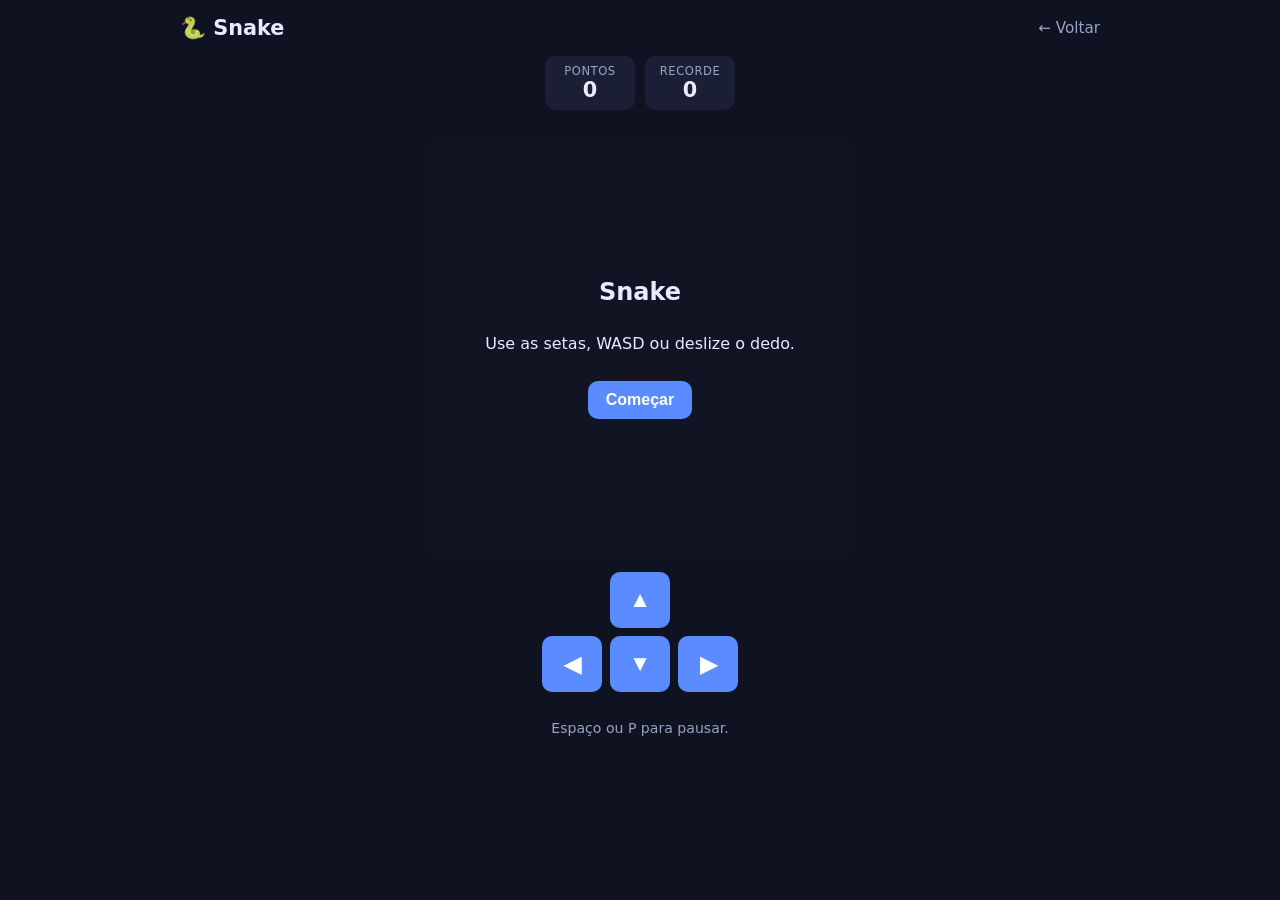
<file: jogos/snake/index.html>
<!DOCTYPE html>
<html lang="pt-BR">
<head>
  <meta charset="UTF-8">
  <meta name="viewport" content="width=device-width, initial-scale=1.0, user-scalable=no">
  <title>Snake · Jogos</title>
  <link rel="stylesheet" href="../../style.css">
  <style>
    .tela { position: relative; }
    canvas {
      background: var(--panel);
      border-radius: var(--radius);
      width: min(90vw, 420px);
      height: min(90vw, 420px);
      touch-action: none;
      display: block;
    }
    .setas { display: grid; grid-template-columns: repeat(3, 60px); gap: 8px; }
    .setas button { height: 56px; font-size: 1.4rem; }
    .setas .vazio { visibility: hidden; }
  </style>
</head>
<body>
  <header class="topo">
    <h1>🐍 Snake</h1>
    <a class="voltar" href="../../">← Voltar</a>
  </header>

  <main class="area-jogo">
    <div class="placar">
      <div class="item"><span class="rotulo">Pontos</span><span class="valor" id="pontos">0</span></div>
      <div class="item"><span class="rotulo">Recorde</span><span class="valor" id="recorde">0</span></div>
    </div>

    <div class="tela">
      <canvas id="tela" width="400" height="400"></canvas>
      <div class="mensagem visivel" id="msg">
        <h2 id="msgTitulo">Snake</h2>
        <p id="msgTexto">Use as setas, WASD ou deslize o dedo.</p>
        <button class="botao" id="iniciar">Começar</button>
      </div>
    </div>

    <div class="setas">
      <span class="vazio"></span><button class="botao" data-d="cima">▲</button><span class="vazio"></span>
      <button class="botao" data-d="esq">◀</button><button class="botao" data-d="baixo">▼</button><button class="botao" data-d="dir">▶</button>
    </div>
    <p class="dica">Espaço ou P para pausar.</p>
  </main>

  <script>
    const canvas = document.getElementById('tela');
    const ctx = canvas.getContext('2d');
    const N = 20;                  // células por lado
    const T = canvas.width / N;    // tamanho da célula
    const DIRS = { cima: [0, -1], baixo: [0, 1], esq: [-1, 0], dir: [1, 0] };

    const elPontos = document.getElementById('pontos');
    const elRecorde = document.getElementById('recorde');
    const msg = document.getElementById('msg');

    let cobra, dir, proxDir, fruta, pontos, intervalo, timer, rodando = false, pausado = false;

    function lerRecorde() { try { return +localStorage.getItem('snake-recorde') || 0; } catch { return 0; } }
    function salvarRecorde(v) { try { localStorage.setItem('snake-recorde', v); } catch {} }
    elRecorde.textContent = lerRecorde();

    function novaFruta() {
      let p;
      do { p = { x: Math.floor(Math.random() * N), y: Math.floor(Math.random() * N) }; }
      while (cobra.some(c => c.x === p.x && c.y === p.y));
      return p;
    }

    function iniciar() {
      cobra = [{ x: 10, y: 10 }, { x: 9, y: 10 }, { x: 8, y: 10 }];
      dir = DIRS.dir; proxDir = dir;
      fruta = novaFruta();
      pontos = 0; intervalo = 140;
      elPontos.textContent = 0;
      msg.classList.remove('visivel');
      rodando = true; pausado = false;
      clearTimeout(timer);
      passo();
    }

    function passo() {
      if (!rodando) return;
      if (!pausado) {
        dir = proxDir;
        const cab = { x: cobra[0].x + dir[0], y: cobra[0].y + dir[1] };
        const bateu = cab.x < 0 || cab.y < 0 || cab.x >= N || cab.y >= N ||
                      cobra.some(c => c.x === cab.x && c.y === cab.y);
        if (bateu) return fim();
        cobra.unshift(cab);
        if (cab.x === fruta.x && cab.y === fruta.y) {
          pontos++;
          elPontos.textContent = pontos;
          fruta = novaFruta();
          intervalo = Math.max(60, intervalo - 3);   // acelera aos poucos
        } else {
          cobra.pop();
        }
        desenhar();
      }
      timer = setTimeout(passo, intervalo);
    }

    function desenhar() {
      ctx.clearRect(0, 0, canvas.width, canvas.height);
      ctx.fillStyle = '#ef4444';
      ctx.beginPath();
      ctx.arc(fruta.x * T + T / 2, fruta.y * T + T / 2, T / 2.4, 0, Math.PI * 2);
      ctx.fill();
      cobra.forEach((c, i) => {
        ctx.fillStyle = i === 0 ? '#4ade80' : '#22c55e';
        ctx.fillRect(c.x * T + 1, c.y * T + 1, T - 2, T - 2);
      });
    }

    function fim() {
      rodando = false;
      const rec = lerRecorde();
      if (pontos > rec) { salvarRecorde(pontos); elRecorde.textContent = pontos; }
      document.getElementById('msgTitulo').textContent = 'Fim de jogo';
      document.getElementById('msgTexto').textContent = `Você fez ${pontos} ponto${pontos === 1 ? '' : 's'}.` + (pontos > rec ? ' Novo recorde! 🎉' : '');
      document.getElementById('iniciar').textContent = 'Jogar de novo';
      msg.classList.add('visivel');
    }

    function mudar(nome) {
      const d = DIRS[nome];
      if (!d || !rodando) return;
      if (d[0] === -dir[0] && d[1] === -dir[1]) return;   // não volta para trás
      proxDir = d;
    }

    document.getElementById('iniciar').onclick = iniciar;

    document.addEventListener('keydown', e => {
      const mapa = { ArrowUp: 'cima', ArrowDown: 'baixo', ArrowLeft: 'esq', ArrowRight: 'dir',
                     w: 'cima', s: 'baixo', a: 'esq', d: 'dir', W: 'cima', S: 'baixo', A: 'esq', D: 'dir' };
      if (mapa[e.key]) { e.preventDefault(); mudar(mapa[e.key]); }
      else if ((e.key === ' ' || e.key === 'p' || e.key === 'P') && rodando) { e.preventDefault(); pausado = !pausado; }
      else if (e.key === 'Enter' && !rodando) iniciar();
    });

    document.querySelectorAll('.setas button').forEach(b => {
      b.addEventListener('pointerdown', e => { e.preventDefault(); mudar(b.dataset.d); });
    });

    // Deslizar o dedo
    let toque = null;
    canvas.addEventListener('touchstart', e => { toque = e.touches[0]; }, { passive: true });
    canvas.addEventListener('touchend', e => {
      if (!toque) return;
      const t = e.changedTouches[0];
      const dx = t.clientX - toque.clientX, dy = t.clientY - toque.clientY;
      if (Math.max(Math.abs(dx), Math.abs(dy)) > 20) {
        mudar(Math.abs(dx) > Math.abs(dy) ? (dx > 0 ? 'dir' : 'esq') : (dy > 0 ? 'baixo' : 'cima'));
      }
      toque = null;
    });
  </script>
</body>
</html>
</file>
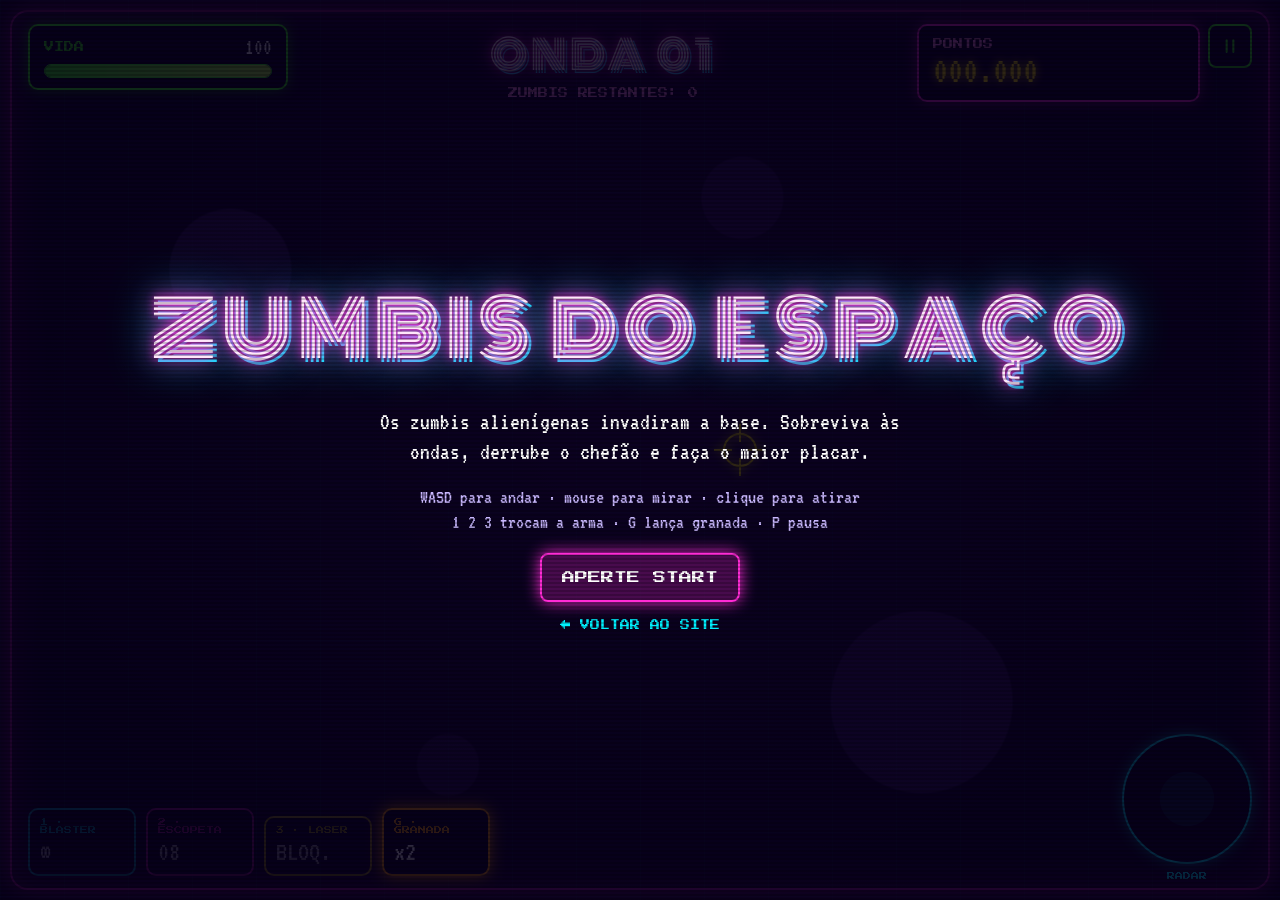
<file: jogos/zumbis-do-espaco/index.html>
<!DOCTYPE html>
<html lang="pt-BR">
<head>
<meta charset="UTF-8">
<meta name="viewport" content="width=device-width, initial-scale=1.0, user-scalable=no, viewport-fit=cover">
<title>Zumbis do Espaço · Jogos</title>
<link rel="preconnect" href="https://fonts.googleapis.com">
<link href="https://fonts.googleapis.com/css2?family=Monoton&family=Press+Start+2P&family=VT323&display=swap" rel="stylesheet">
<style>
  :root { --rosa:#ff2bd6; --ciano:#00f0ff; --amarelo:#ffe600; --verde:#39ff14; --laranja:#ff9a00; --rosa-claro:#ff8be8; --px:'Press Start 2P', monospace; }
  * { box-sizing: border-box; }
  html, body { margin: 0; height: 100%; overflow: hidden; }
  body {
    color: #fff; font-family: 'VT323', monospace; user-select: none; -webkit-user-select: none; touch-action: none;
    -webkit-tap-highlight-color: transparent;
    background-color: #0c0420;
    background-image:
      radial-gradient(circle at 18% 30%, rgba(120,60,200,.35) 0 60px, transparent 62px),
      radial-gradient(circle at 72% 78%, rgba(120,60,200,.3) 0 90px, transparent 92px),
      radial-gradient(circle at 58% 22%, rgba(120,60,200,.25) 0 40px, transparent 42px),
      radial-gradient(circle at 35% 85%, rgba(120,60,200,.22) 0 30px, transparent 32px),
      linear-gradient(rgba(0,240,255,.05) 1px, transparent 1px),
      linear-gradient(90deg, rgba(0,240,255,.05) 1px, transparent 1px),
      radial-gradient(ellipse at center, #2a0c4a 0%, #0c0420 75%);
    background-size: auto, auto, auto, auto, 64px 64px, 64px 64px, auto;
  }
  #jogo { position: fixed; inset: 0; display: block; cursor: none; }
  .borda { position: fixed; inset: 10px; border: 2px solid rgba(255,43,214,.6); border-radius: 18px; pointer-events: none;
    box-shadow: 0 0 24px rgba(255,43,214,.5), inset 0 0 40px rgba(255,43,214,.2); }
  .scan { position: fixed; inset: 0; pointer-events: none; z-index: 40; background: repeating-linear-gradient(0deg, rgba(0,0,0,.2) 0 2px, transparent 2px 4px); }

  /* ---------- HUD ---------- */
  .hud { position: fixed; pointer-events: none; z-index: 10; }
  .caixa { background: rgba(10,0,30,.82); border: 2px solid var(--rosa); border-radius: 10px; padding: 10px 14px; box-shadow: 0 0 14px rgba(255,43,214,.5); }
  .rot { font-family: var(--px); font-size: 10px; color: var(--rosa-claro); }
  .topo { left: 28px; right: 28px; top: 24px; display: flex; justify-content: space-between; align-items: flex-start; gap: 12px; }
  .vida { border-color: var(--verde); box-shadow: 0 0 14px rgba(57,255,20,.45); width: 260px; display: flex; flex-direction: column; gap: 6px; }
  .vida .rot { color: var(--verde); }
  .barra { height: 14px; border-radius: 7px; background: rgba(57,255,20,.15); border: 1px solid var(--verde); overflow: hidden; }
  .barra div { height: 100%; width: 100%; background: linear-gradient(90deg, #39ff14, #b6ff3a); box-shadow: 0 0 10px #39ff14; transition: width .15s; }
  .barra.baixa div { background: #ff3864; box-shadow: 0 0 10px #ff3864; }
  .onda { display: flex; flex-direction: column; align-items: center; gap: 2px; }
  .onda b { font-family: 'Monoton', cursive; font-weight: 400; font-size: 40px; color: #ffe6fb; letter-spacing: 4px; text-shadow: 0 0 8px var(--rosa), 0 0 22px var(--rosa), 3px 3px 0 var(--ciano); }
  .placar { display: flex; gap: 18px; align-items: flex-end; }
  #pontos { font-size: 38px; line-height: 1; color: var(--amarelo); text-shadow: 0 0 10px var(--amarelo); display: block; }
  #combo { font-family: var(--px); font-size: 16px; color: var(--ciano); text-shadow: 0 0 10px var(--ciano); padding-bottom: 6px; visibility: hidden; }
  #btnPausa { pointer-events: auto; width: 44px; height: 44px; border-radius: 8px; border: 2px solid var(--verde); background: rgba(10,0,30,.82); color: var(--verde); display: flex; align-items: center; justify-content: center; padding: 0; cursor: pointer; }

  .armas { left: 28px; bottom: 24px; display: flex; gap: 10px; align-items: flex-end; }
  .arma { width: 108px; border: 2px solid currentColor; border-radius: 10px; padding: 8px 10px; background: rgba(10,0,30,.85); display: flex; flex-direction: column; gap: 4px; opacity: .55; }
  .arma.ativa { opacity: 1; box-shadow: 0 0 16px currentColor; }
  .arma.bloq { color: #9a8fc2 !important; opacity: .45; }
  .arma span:first-child { font-family: var(--px); font-size: 8px; }
  .arma span:last-child { font-size: 28px; line-height: 1; color: #fff; }

  .radar { right: 28px; bottom: 36px; width: 130px; height: 130px; border-radius: 50%; border: 2px solid var(--ciano);
    background: radial-gradient(circle, rgba(0,240,255,.12) 0 30%, rgba(10,0,30,.85) 31%); box-shadow: 0 0 14px rgba(0,240,255,.5); }
  .radar span { position: absolute; bottom: -18px; left: 0; right: 0; text-align: center; font-family: var(--px); font-size: 8px; color: var(--ciano); }

  #banner { position: fixed; left: 0; right: 0; top: 40%; text-align: center; pointer-events: none; z-index: 12; opacity: 0; transition: opacity .4s;
    font-family: 'Monoton', cursive; font-size: clamp(40px, 9vw, 90px); color: #ffe6fb; text-shadow: 0 0 10px var(--rosa), 0 0 30px var(--rosa), 4px 4px 0 var(--ciano); }
  #banner small { display: block; font-family: var(--px); font-size: 14px; color: var(--amarelo); text-shadow: 0 0 10px var(--amarelo); margin-top: 10px; }
  #banner.visivel { opacity: 1; }

  /* ---------- Controles de toque ---------- */
  .toque { display: none; }
  body.touch .toque { display: block; }
  body.touch .armas, body.touch .radar { display: none; }
  body.touch #jogo { cursor: default; }
  .stick { position: fixed; bottom: 24px; width: 120px; height: 120px; border-radius: 50%; z-index: 11; pointer-events: none; }
  .stick .rot { position: absolute; bottom: -16px; left: 0; right: 0; text-align: center; font-size: 7px; }
  .stick i { position: absolute; left: 34px; top: 34px; width: 52px; height: 52px; border-radius: 50%; }
  #stickA { left: 30px; border: 2px solid rgba(0,240,255,.7); background: rgba(0,240,255,.08); box-shadow: 0 0 14px rgba(0,240,255,.4); }
  #stickA i { background: rgba(0,240,255,.5); border: 2px solid var(--ciano); box-shadow: 0 0 12px var(--ciano); }
  #stickA .rot { color: var(--ciano); }
  #stickB { right: 30px; border: 2px solid rgba(255,43,214,.7); background: rgba(255,43,214,.08); box-shadow: 0 0 14px rgba(255,43,214,.4); }
  #stickB i { background: rgba(255,43,214,.5); border: 2px solid var(--rosa); box-shadow: 0 0 12px var(--rosa); }
  .tbtn { position: fixed; z-index: 13; right: 166px; font-family: var(--px); background: rgba(10,0,30,.85); padding: 0; cursor: pointer; }
  #btnGranada { bottom: 30px; width: 56px; height: 56px; border-radius: 50%; border: 2px solid var(--laranja); color: var(--laranja); font-size: 9px; box-shadow: 0 0 12px rgba(255,154,0,.6); }
  #btnArma { bottom: 98px; height: 44px; padding: 0 12px; border-radius: 22px; border: 2px solid var(--ciano); color: var(--ciano); font-size: 8px; }

  /* ---------- Telas ---------- */
  .tela { position: fixed; inset: 0; z-index: 30; display: none; flex-direction: column; align-items: center; justify-content: center; gap: 18px;
    background: rgba(7,1,26,.84); text-align: center; padding: 20px; }
  .tela.visivel { display: flex; }
  .tela h1 { margin: 0; font-family: 'Monoton', cursive; font-weight: 400; font-size: clamp(34px, 8vw, 76px); color: #ffe6fb; letter-spacing: .08em;
    text-shadow: 0 0 8px var(--rosa), 0 0 24px var(--rosa), 0 0 44px var(--ciano), 4px 4px 0 var(--ciano); }
  .tela p { margin: 0; font-size: 24px; max-width: 560px; line-height: 1.25; }
  .tela .ajuda { font-size: 20px; color: #c9b8ff; }
  .tela button { font-family: var(--px); font-size: 13px; color: #fff; background: rgba(255,43,214,.25); border: 2px solid var(--rosa); border-radius: 8px;
    padding: 16px 20px; cursor: pointer; box-shadow: 0 0 16px var(--rosa); animation: pulsar 1.4s steps(2) infinite; }
  .tela a { font-family: var(--px); font-size: 10px; color: var(--ciano); text-decoration: none; }
  @keyframes pulsar { 0%,100% { opacity: 1; } 50% { opacity: .35; } }
  #girar { z-index: 35; }

  /* ---------- Telas baixas (celular deitado) ---------- */
  @media (max-height: 520px) {
    .topo { left: 18px; right: 18px; top: 14px; }
    .caixa { padding: 6px 10px; }
    .rot { font-size: 8px; }
    .vida { width: 180px; gap: 4px; }
    .barra { height: 10px; }
    .onda b { font-size: 26px; letter-spacing: 3px; }
    #pontos { font-size: 26px; }
    #combo { font-size: 10px; padding-bottom: 4px; }
  }
  @media (max-width: 700px) and (min-height: 521px) {
    .topo { flex-wrap: wrap; justify-content: center; }
    .onda b { font-size: 26px; }
  }
</style>
</head>
<body>
  <canvas id="jogo"></canvas>
  <div class="borda" aria-hidden="true"></div>
  <div class="scan" aria-hidden="true"></div>

  <div class="hud topo">
    <div class="caixa vida">
      <div style="display:flex;justify-content:space-between;align-items:center"><span class="rot">VIDA</span><span id="vidaTxt" style="font-size:22px;line-height:1">100</span></div>
      <div class="barra" id="barra"><div></div></div>
    </div>
    <div class="onda">
      <b id="onda">ONDA 01</b>
      <span class="rot" id="restam">ZUMBIS RESTANTES: 0</span>
    </div>
    <div style="display:flex;gap:8px;align-items:flex-start">
      <div class="caixa placar">
        <div><span class="rot">PONTOS</span><span id="pontos">000.000</span></div>
        <span id="combo">COMBO x2</span>
      </div>
      <button id="btnPausa" aria-label="Pausar">
        <svg width="20" height="20" viewBox="0 0 24 24" fill="none" stroke="currentColor" stroke-width="2.5" stroke-linecap="round" aria-hidden="true"><path d="M8 5v14M16 5v14"/></svg>
      </button>
    </div>
  </div>

  <div class="hud armas">
    <div class="arma" id="arma0" style="color:#00f0ff"><span>1 · BLASTER</span><span>∞</span></div>
    <div class="arma" id="arma1" style="color:#ff2bd6"><span>2 · ESCOPETA</span><span>08</span></div>
    <div class="arma" id="arma2" style="color:#ffe600"><span>3 · LASER</span><span>BLOQ.</span></div>
    <div class="arma ativa" style="color:#ff9a00"><span>G · GRANADA</span><span id="granadas">x2</span></div>
  </div>

  <div class="hud radar"><canvas id="radar" width="130" height="130"></canvas><span>RADAR</span></div>

  <div class="toque">
    <div class="stick" id="stickA"><i></i><span class="rot">ANDAR</span></div>
    <div class="stick" id="stickB"><i></i><span class="rot" style="color:#ff8be8">MIRAR E ATIRAR</span></div>
    <button class="tbtn" id="btnGranada" aria-label="Lançar granada">G x2</button>
    <button class="tbtn" id="btnArma" aria-label="Trocar arma">BLASTER ∞</button>
  </div>

  <div id="banner"></div>

  <div class="tela visivel" id="telaInicio">
    <h1>ZUMBIS DO ESPAÇO</h1>
    <p>Os zumbis alienígenas invadiram a base. Sobreviva às ondas, derrube o chefão e faça o maior placar.</p>
    <p class="ajuda" id="ajuda">WASD para andar · mouse para mirar · clique para atirar<br>1 2 3 trocam a arma · G lança granada · P pausa</p>
    <button id="btnJogar">APERTE START</button>
    <a href="../../">← VOLTAR AO SITE</a>
  </div>

  <div class="tela" id="telaPausa">
    <h1>PAUSA</h1>
    <button id="btnContinuar">CONTINUAR</button>
    <a href="../../">← SAIR DO JOGO</a>
  </div>

  <div class="tela" id="telaFim">
    <h1>GAME OVER</h1>
    <p id="fimTexto"></p>
    <button id="btnDeNovo">JOGAR DE NOVO</button>
    <a href="../../">← VOLTAR AO SITE</a>
  </div>

  <div class="tela" id="girar">
    <h1 style="font-size:34px">VIRE O CELULAR</h1>
    <p>Este jogo funciona melhor com o celular deitado.</p>
  </div>

<script>
(() => {
  const cv = document.getElementById('jogo');
  const ctx = cv.getContext('2d');
  const $ = id => document.getElementById(id);
  const TOUCH = matchMedia('(pointer: coarse)').matches || 'ontouchstart' in window;
  if (TOUCH) {
    document.body.classList.add('touch');
    $('ajuda').innerHTML = 'Controle da esquerda: andar · controle da direita: mirar e atirar<br>Botões para granada e troca de arma';
  }

  let W = 0, H = 0, S = 1;
  function dimensionar() {
    const dpr = window.devicePixelRatio || 1;
    W = innerWidth; H = innerHeight;
    cv.width = W * dpr; cv.height = H * dpr;
    cv.style.width = W + 'px'; cv.style.height = H + 'px';
    ctx.setTransform(dpr, 0, 0, dpr, 0, 0);
    S = Math.max(0.6, Math.min(1.1, Math.min(W, H) / 720));
    $('girar').classList.toggle('visivel', TOUCH && H > W);
  }
  addEventListener('resize', dimensionar);
  dimensionar();

  // ---------- Recorde ----------
  const lerRec = () => { try { return +localStorage.getItem('zumbis-recorde') || 0; } catch { return 0; } };
  const salvarRec = v => { try { localStorage.setItem('zumbis-recorde', v); } catch {} };
  const fmt = n => String(Math.floor(n)).padStart(6, '0').replace(/(\d{3})(\d{3})$/, '$1.$2');
  const rnd = (a, b) => a + Math.random() * (b - a);

  // ---------- Estado ----------
  const ARMAS = [
    { nome: 'BLASTER', cd: 0.16, cor: '#00f0ff' },
    { nome: 'ESCOPETA', cd: 0.7, cor: '#ff2bd6' },
    { nome: 'LASER', cd: 0.07, cor: '#ffe600' }
  ];
  let estado = 'inicio';
  let jog, zumbis, tiros, gosmas, granadas, itens, particulas, textos;
  let onda, faltam, spawnT, pontos, combo, comboT, tremor, intervaloOnda, recordeInicial;
  let municao, armaAtual, liberadas, nGranadas, cooldown;

  function novoJogo() {
    jog = { x: W / 2, y: H / 2, ang: 0, vida: 100, inv: 0 };
    zumbis = []; tiros = []; gosmas = []; granadas = []; itens = []; particulas = []; textos = [];
    onda = 0; pontos = 0; combo = 0; comboT = 0; tremor = 0; intervaloOnda = 0;
    municao = [Infinity, 8, 0]; liberadas = [true, true, false]; armaAtual = 0; nGranadas = 2; cooldown = 0;
    recordeInicial = lerRec();
    proximaOnda();
    estado = 'jogando';
    mostrarTela(null);
    atualizarHUD(true);
  }

  function proximaOnda() {
    onda++;
    faltam = 5 + onda * 3;
    spawnT = 1.5;
    const chefe = onda % 5 === 0;
    if (chefe) { faltam = Math.floor(faltam * 0.6); criarZumbi(true); }
    if (onda === 4) { liberadas[2] = true; municao[2] += 150; }
    banner(`ONDA ${onda}`, chefe ? 'CUIDADO: CHEFÃO!' : onda === 4 ? 'LASER LIBERADO! (TECLA 3)' : '');
  }

  function criarZumbi(chefe) {
    const lado = Math.floor(Math.random() * 4), m = 50;
    let x, y;
    if (lado === 0) { x = rnd(0, W); y = -m; } else if (lado === 1) { x = W + m; y = rnd(0, H); }
    else if (lado === 2) { x = rnd(0, W); y = H + m; } else { x = -m; y = rnd(0, H); }
    if (chefe) {
      const hp = 40 + onda * 8;
      zumbis.push({ x, y, r: 60 * S, hp, max: hp, spd: 45 * S, chefe: true, wob: Math.random() * 6, flash: 0, cusp: 2.5 });
    } else {
      const hp = 2 + Math.floor(onda / 3);
      zumbis.push({ x, y, r: rnd(22, 30) * S, hp, max: hp, spd: Math.min(170, 55 + onda * 6 + rnd(0, 35)) * S, chefe: false, wob: Math.random() * 6, flash: 0 });
    }
  }

  // ---------- Entrada ----------
  const teclas = {};
  const mouse = { x: W / 2 + 100, y: H / 2, down: false };
  const stickA = { id: null, ox: 0, oy: 0, dx: 0, dy: 0 };
  const stickB = { id: null, ox: 0, oy: 0, dx: 0, dy: 0 };

  addEventListener('keydown', e => {
    const k = e.key.toLowerCase();
    teclas[k] = true;
    if ([' ', 'arrowup', 'arrowdown', 'arrowleft', 'arrowright'].includes(k)) e.preventDefault();
    if (estado === 'inicio' || estado === 'fim') { if (k === 'enter') novoJogo(); return; }
    if (k === 'p' || k === 'escape') return alternarPausa();
    if (estado !== 'jogando') return;
    if (k === '1' || k === '2' || k === '3') trocarArma(+k - 1);
    if (k === 'q') trocarArma();
    if (k === 'g' || k === ' ') lancarGranada();
  });
  addEventListener('keyup', e => { teclas[e.key.toLowerCase()] = false; });
  cv.addEventListener('mousemove', e => { mouse.x = e.clientX; mouse.y = e.clientY; });
  cv.addEventListener('mousedown', e => { if (e.button === 0) mouse.down = true; });
  addEventListener('mouseup', () => { mouse.down = false; });
  cv.addEventListener('contextmenu', e => e.preventDefault());

  // Controles de toque: metade esquerda anda, metade direita mira e atira
  cv.addEventListener('pointerdown', e => {
    if (e.pointerType === 'mouse') return;
    const s = e.clientX < W / 2 ? stickA : stickB;
    if (s.id !== null) return;
    s.id = e.pointerId; s.ox = e.clientX; s.oy = e.clientY; s.dx = 0; s.dy = 0;
  });
  cv.addEventListener('pointermove', e => {
    for (const s of [stickA, stickB]) if (s.id === e.pointerId) {
      let dx = e.clientX - s.ox, dy = e.clientY - s.oy;
      const d = Math.hypot(dx, dy), max = 50;
      if (d > max) { dx = dx / d * max; dy = dy / d * max; }
      s.dx = dx; s.dy = dy;
    }
  });
  const soltar = e => { for (const s of [stickA, stickB]) if (s.id === e.pointerId) { s.id = null; s.dx = 0; s.dy = 0; } };
  cv.addEventListener('pointerup', soltar);
  cv.addEventListener('pointercancel', soltar);

  $('btnGranada').addEventListener('pointerdown', e => { e.stopPropagation(); lancarGranada(); });
  $('btnArma').addEventListener('pointerdown', e => { e.stopPropagation(); trocarArma(); });
  $('btnPausa').addEventListener('click', alternarPausa);
  $('btnJogar').onclick = novoJogo;
  $('btnDeNovo').onclick = novoJogo;
  $('btnContinuar').onclick = alternarPausa;
  document.addEventListener('visibilitychange', () => { if (document.hidden && estado === 'jogando') alternarPausa(); });

  function trocarArma(i) {
    if (estado !== 'jogando') return;
    if (i === undefined) {
      i = armaAtual;
      do { i = (i + 1) % 3; } while (!(liberadas[i] && municao[i] > 0) && i !== 0);
    }
    if (liberadas[i] && municao[i] > 0) { armaAtual = i; atualizarHUD(true); }
  }

  function alternarPausa() {
    if (estado === 'jogando') { estado = 'pausado'; mostrarTela('telaPausa'); }
    else if (estado === 'pausado') { estado = 'jogando'; mostrarTela(null); ultimo = performance.now(); }
  }

  function mostrarTela(id) {
    ['telaInicio', 'telaPausa', 'telaFim'].forEach(t => $(t).classList.toggle('visivel', t === id));
  }

  let bannerT = null;
  function banner(txt, sub) {
    $('banner').innerHTML = txt + (sub ? `<small>${sub}</small>` : '');
    $('banner').classList.add('visivel');
    clearTimeout(bannerT);
    bannerT = setTimeout(() => $('banner').classList.remove('visivel'), 2000);
  }

  // ---------- Ações ----------
  function atirar() {
    const a = jog.ang, cx = jog.x + Math.cos(a) * 30 * S, cy = jog.y + Math.sin(a) * 30 * S;
    if (armaAtual === 0) {
      tiros.push({ x: cx, y: cy, vx: Math.cos(a) * 760, vy: Math.sin(a) * 760, dmg: 1, vida: 1.2, cor: '#ffe600', pierce: false, larg: 5 });
    } else if (armaAtual === 1) {
      for (let i = 0; i < 6; i++) {
        const b = a + rnd(-0.35, 0.35), v = rnd(600, 760);
        tiros.push({ x: cx, y: cy, vx: Math.cos(b) * v, vy: Math.sin(b) * v, dmg: 1, vida: 0.38, cor: '#ff8be8', pierce: false, larg: 5 });
      }
      municao[1]--;
      tremor = Math.max(tremor, 4);
    } else {
      tiros.push({ x: cx, y: cy, vx: Math.cos(a) * 1150, vy: Math.sin(a) * 1150, dmg: 0.7, vida: 0.9, cor: '#00f0ff', pierce: true, larg: 3, atingidos: new Set() });
      municao[2]--;
    }
    cooldown = ARMAS[armaAtual].cd;
    if (municao[armaAtual] <= 0) { armaAtual = 0; banner('', 'SEM MUNIÇÃO · VOLTOU PARA O BLASTER'); }
    atualizarHUD(true);
  }

  function lancarGranada() {
    if (estado !== 'jogando' || nGranadas <= 0) return;
    nGranadas--;
    const a = jog.ang;
    granadas.push({ x: jog.x, y: jog.y, vx: Math.cos(a) * 420, vy: Math.sin(a) * 420, t: 0.9 });
    atualizarHUD(true);
  }

  function explodir(g) {
    const raio = 140 * S;
    for (let i = 0; i < 40; i++) {
      const a = Math.random() * Math.PI * 2, v = rnd(80, 380);
      particulas.push({ x: g.x, y: g.y, vx: Math.cos(a) * v, vy: Math.sin(a) * v, vida: rnd(0.4, 0.8), max: 0.8, cor: Math.random() < 0.5 ? '#ff9a00' : '#ffe600', r: rnd(3, 7) });
    }
    particulas.push({ x: g.x, y: g.y, vx: 0, vy: 0, vida: 0.35, max: 0.35, onda: raio, cor: '#ff9a00' });
    zumbis.forEach(z => { if (Math.hypot(z.x - g.x, z.y - g.y) < raio + z.r) ferir(z, 8); });
    tremor = 14;
  }

  function ferir(z, dmg) {
    z.hp -= dmg; z.flash = 0.1;
    if (z.hp <= 0 && !z.morto) matar(z);
  }

  function matar(z) {
    z.morto = true;
    combo = comboT > 0 ? Math.min(8, combo + 1) : 1;
    comboT = 2;
    const ganho = (z.chefe ? 2000 : 100) * combo;
    pontos += ganho;
    textos.push({ x: z.x, y: z.y - z.r, txt: '+' + ganho, vida: 1, cor: '#ffe600' });
    const n = z.chefe ? 60 : 16;
    for (let i = 0; i < n; i++) {
      const a = Math.random() * Math.PI * 2, v = rnd(40, z.chefe ? 420 : 240);
      particulas.push({ x: z.x, y: z.y, vx: Math.cos(a) * v, vy: Math.sin(a) * v, vida: rnd(0.3, 0.8), max: 0.8, cor: z.chefe ? '#c23cf0' : '#39ff14', r: rnd(2, 6) });
    }
    particulas.push({ x: z.x, y: z.y, vx: 0, vy: 0, vida: 6, max: 6, mancha: z.r * 1.2, cor: z.chefe ? 'rgba(194,60,240,' : 'rgba(57,255,20,' });
    if (z.chefe) { tremor = 20; banner('CHEFÃO DERROTADO!', '+' + ganho); }
    if (Math.random() < (z.chefe ? 1 : 0.12)) soltarItem(z.x, z.y);
    atualizarHUD(true);
  }

  function soltarItem(x, y) {
    const tipos = ['vida', 'vida', 'municao', 'granada'];
    itens.push({ x, y, tipo: tipos[Math.floor(Math.random() * tipos.length)], vida: 10 });
  }

  function pegarItem(it) {
    let txt;
    if (it.tipo === 'vida') { jog.vida = Math.min(100, jog.vida + 25); txt = '+25 VIDA'; }
    else if (it.tipo === 'granada') { nGranadas++; txt = '+1 GRANADA'; }
    else { municao[1] += 8; if (liberadas[2]) municao[2] += 60; txt = '+MUNIÇÃO'; }
    textos.push({ x: it.x, y: it.y - 20, txt, vida: 1.2, cor: '#00f0ff' });
    atualizarHUD(true);
  }

  function fim() {
    estado = 'fim';
    if (pontos > recordeInicial) salvarRec(pontos);
    $('fimTexto').innerHTML = `Você chegou à onda ${onda} com ${fmt(pontos)} pontos.` +
      (pontos > recordeInicial ? '<br><b style="color:#ffe600">NOVO RECORDE!</b>' : `<br>Recorde: ${fmt(lerRec())}`);
    setTimeout(() => { if (estado === 'fim') mostrarTela('telaFim'); }, 900);
  }

  // ---------- Atualização ----------
  function atualizar(dt) {
    // movimento do jogador
    let mx = 0, my = 0;
    if (teclas['a'] || teclas['arrowleft']) mx--;
    if (teclas['d'] || teclas['arrowright']) mx++;
    if (teclas['w'] || teclas['arrowup']) my--;
    if (teclas['s'] || teclas['arrowdown']) my++;
    if (stickA.id !== null) { mx = stickA.dx / 50; my = stickA.dy / 50; }
    const ml = Math.hypot(mx, my);
    if (ml > 1) { mx /= ml; my /= ml; }
    const vel = 230 * S;
    jog.x = Math.max(24, Math.min(W - 24, jog.x + mx * vel * dt));
    jog.y = Math.max(24, Math.min(H - 24, jog.y + my * vel * dt));

    // mira e tiro
    let atirando = false;
    if (TOUCH && stickB.id !== null && Math.hypot(stickB.dx, stickB.dy) > 14) {
      jog.ang = Math.atan2(stickB.dy, stickB.dx); atirando = true;
    } else if (!TOUCH) {
      jog.ang = Math.atan2(mouse.y - jog.y, mouse.x - jog.x); atirando = mouse.down;
    }
    cooldown -= dt;
    if (atirando && cooldown <= 0) atirar();

    jog.inv -= dt; comboT -= dt; tremor = Math.max(0, tremor - dt * 40);
    if (comboT <= 0 && combo) { combo = 0; atualizarHUD(true); }

    // nascimento de zumbis
    if (faltam > 0) {
      spawnT -= dt;
      if (spawnT <= 0) { criarZumbi(false); faltam--; spawnT = Math.max(0.25, 1.2 - onda * 0.07) * rnd(0.6, 1.3); }
    } else if (!zumbis.length) {
      intervaloOnda += dt;
      if (intervaloOnda > 1.5) { intervaloOnda = 0; proximaOnda(); }
    }

    // zumbis
    zumbis.forEach(z => {
      const a = Math.atan2(jog.y - z.y, jog.x - z.x);
      z.x += Math.cos(a) * z.spd * dt; z.y += Math.sin(a) * z.spd * dt;
      z.wob += dt * 6; z.flash -= dt;
      if (z.chefe) {
        z.cusp -= dt;
        if (z.cusp <= 0) {
          z.cusp = 2.5;
          for (let i = 0; i < 10; i++) {
            const b = (i / 10) * Math.PI * 2;
            gosmas.push({ x: z.x, y: z.y, vx: Math.cos(b) * 200 * S, vy: Math.sin(b) * 200 * S, vida: 4 });
          }
        }
      }
      if (Math.hypot(z.x - jog.x, z.y - jog.y) < z.r + 16 * S && jog.inv <= 0) {
        dano(z.chefe ? 25 : 12);
        jog.x += Math.cos(a) * 30; jog.y += Math.sin(a) * 30;
      }
    });
    // separa zumbis para não ficarem um em cima do outro
    for (let i = 0; i < zumbis.length; i++) for (let j = i + 1; j < zumbis.length; j++) {
      const a = zumbis[i], b = zumbis[j], dx = b.x - a.x, dy = b.y - a.y, d = Math.hypot(dx, dy) || 1, min = (a.r + b.r) * 0.8;
      if (d < min) { const p = (min - d) / 2 / d; a.x -= dx * p; a.y -= dy * p; b.x += dx * p; b.y += dy * p; }
    }

    // tiros
    tiros.forEach(t => {
      t.x += t.vx * dt; t.y += t.vy * dt; t.vida -= dt;
      for (const z of zumbis) {
        if (z.morto || Math.hypot(z.x - t.x, z.y - t.y) > z.r) continue;
        if (t.pierce) { if (t.atingidos.has(z)) continue; t.atingidos.add(z); ferir(z, t.dmg); }
        else { ferir(z, t.dmg); t.vida = 0; break; }
      }
    });
    tiros = tiros.filter(t => t.vida > 0 && t.x > -20 && t.x < W + 20 && t.y > -20 && t.y < H + 20);

    // gosmas do chefão
    gosmas.forEach(g => {
      g.x += g.vx * dt; g.y += g.vy * dt; g.vida -= dt;
      if (Math.hypot(g.x - jog.x, g.y - jog.y) < 20 * S && jog.inv <= 0) { dano(10); g.vida = 0; }
    });
    gosmas = gosmas.filter(g => g.vida > 0);

    // granadas
    granadas.forEach(g => {
      g.x += g.vx * dt; g.y += g.vy * dt; g.vx *= 0.94; g.vy *= 0.94; g.t -= dt;
      if (g.t <= 0) explodir(g);
    });
    granadas = granadas.filter(g => g.t > 0);

    zumbis = zumbis.filter(z => !z.morto);

    // itens
    itens.forEach(it => {
      it.vida -= dt;
      if (Math.hypot(it.x - jog.x, it.y - jog.y) < 34 * S) { pegarItem(it); it.vida = 0; }
    });
    itens = itens.filter(it => it.vida > 0);

    particulas.forEach(p => { p.x += p.vx * dt; p.y += p.vy * dt; p.vx *= 0.92; p.vy *= 0.92; p.vida -= dt; });
    particulas = particulas.filter(p => p.vida > 0);
    textos.forEach(t => { t.y -= 40 * dt; t.vida -= dt; });
    textos = textos.filter(t => t.vida > 0);

    atualizarHUD(false);
  }

  function dano(n) {
    jog.vida -= n; jog.inv = 0.8; tremor = 10;
    atualizarHUD(true);
    if (jog.vida <= 0) { jog.vida = 0; fim(); }
  }

  // ---------- HUD ----------
  let ultimoHUD = '';
  function atualizarHUD(forcar) {
    const restam = faltam + zumbis.length;
    const chave = [jog.vida, onda, restam, pontos, combo, armaAtual, municao.join(), nGranadas, liberadas.join()].join('|');
    if (!forcar && chave === ultimoHUD) return;
    ultimoHUD = chave;
    $('vidaTxt').textContent = Math.ceil(jog.vida);
    $('barra').firstElementChild.style.width = jog.vida + '%';
    $('barra').classList.toggle('baixa', jog.vida <= 30);
    $('onda').textContent = 'ONDA ' + String(onda).padStart(2, '0');
    $('restam').textContent = 'ZUMBIS RESTANTES: ' + restam;
    $('pontos').textContent = fmt(pontos);
    $('combo').textContent = 'COMBO x' + combo;
    $('combo').style.visibility = combo >= 2 ? 'visible' : 'hidden';
    ARMAS.forEach((a, i) => {
      const el = $('arma' + i);
      el.classList.toggle('ativa', i === armaAtual);
      el.classList.toggle('bloq', !liberadas[i]);
      el.lastElementChild.textContent = !liberadas[i] ? 'BLOQ.' : municao[i] === Infinity ? '∞' : String(municao[i]).padStart(2, '0');
    });
    $('granadas').textContent = 'x' + nGranadas;
    $('btnGranada').textContent = 'G x' + nGranadas;
    const m = municao[armaAtual];
    $('btnArma').textContent = ARMAS[armaAtual].nome + ' ' + (m === Infinity ? '∞' : m);
    $('btnArma').style.color = $('btnArma').style.borderColor = ARMAS[armaAtual].cor;
  }

  // ---------- Desenho ----------
  function desenharZumbi(z) {
    ctx.save();
    ctx.translate(z.x, z.y);
    ctx.rotate(Math.sin(z.wob) * 0.12);
    const k = (z.r * 2) / 64;
    ctx.scale(k, k);
    ctx.translate(-32, -36);
    const branco = z.flash > 0;
    const c = z.chefe
      ? { ant: '#ff8be8', braco: '#b02ad6', corpo: '#8a1fb8', cab: '#c23cf0', esc: '#2a0640', brilho: 'rgba(255,56,100,.8)' }
      : { ant: '#6bff7a', braco: '#3ddc5a', corpo: '#2fbf4a', cab: '#6bff7a', esc: '#0b3d17', brilho: 'rgba(57,255,20,.7)' };
    ctx.shadowColor = c.brilho; ctx.shadowBlur = 14 / k;
    ctx.lineCap = 'round';
    // antenas
    ctx.strokeStyle = c.ant; ctx.lineWidth = 2.5;
    ctx.beginPath(); ctx.moveTo(24, 11); ctx.lineTo(17, 2); ctx.moveTo(40, 11); ctx.lineTo(47, 2); ctx.stroke();
    ctx.fillStyle = '#ffe600';
    ctx.beginPath(); ctx.arc(17, 2.5, 2.8, 0, 7); ctx.arc(47, 2.5, 2.8, 0, 7); ctx.fill();
    // braços
    const bal = Math.sin(z.wob * 1.3) * 3;
    ctx.strokeStyle = c.braco; ctx.lineWidth = 5;
    ctx.beginPath(); ctx.moveTo(19, 40); ctx.lineTo(5, 30 + bal); ctx.moveTo(45, 40); ctx.lineTo(59, 30 - bal); ctx.stroke();
    ctx.shadowBlur = 0;
    // corpo e cabeça
    ctx.lineWidth = 2; ctx.strokeStyle = c.esc;
    ctx.fillStyle = branco ? '#ffffff' : c.corpo;
    ctx.beginPath(); ctx.ellipse(32, 44, 15, 17, 0, 0, 7); ctx.fill(); ctx.stroke();
    ctx.fillStyle = branco ? '#ffffff' : c.cab;
    ctx.beginPath(); ctx.arc(32, 22, 14, 0, 7); ctx.fill(); ctx.stroke();
    // olho(s)
    if (z.chefe) {
      ctx.fillStyle = '#fff'; ctx.beginPath(); ctx.arc(25, 20, 5, 0, 7); ctx.arc(39, 20, 5, 0, 7); ctx.fill();
      ctx.fillStyle = '#ff3864'; ctx.beginPath(); ctx.arc(26, 20, 2.5, 0, 7); ctx.arc(40, 20, 2.5, 0, 7); ctx.fill();
    } else {
      ctx.fillStyle = '#fff'; ctx.beginPath(); ctx.arc(32, 20, 7, 0, 7); ctx.fill();
      ctx.fillStyle = '#ff2bd6'; ctx.beginPath(); ctx.arc(33, 20, 3.6, 0, 7); ctx.fill();
    }
    // boca
    ctx.strokeStyle = c.esc; ctx.lineWidth = 2.5;
    ctx.beginPath(); ctx.moveTo(24, 30); ctx.quadraticCurveTo(32, 36, 40, 30); ctx.stroke();
    ctx.restore();

    if (z.chefe) {
      const w = 130 * S, x = z.x - w / 2, y = z.y - z.r - 26 * S;
      ctx.fillStyle = 'rgba(255,56,100,.2)'; ctx.fillRect(x, y, w, 8);
      ctx.fillStyle = '#ff3864'; ctx.shadowColor = '#ff3864'; ctx.shadowBlur = 8;
      ctx.fillRect(x, y, w * Math.max(0, z.hp / z.max), 8); ctx.shadowBlur = 0;
      ctx.font = `10px 'Press Start 2P', monospace`; ctx.textAlign = 'center';
      ctx.fillText('CHEFÃO', z.x, y - 6);
    }
  }

  function desenharJogador() {
    if (jog.inv > 0 && Math.floor(jog.inv * 20) % 2) return; // pisca quando leva dano
    const k = (80 * S) / 64;
    ctx.save();
    ctx.translate(jog.x, jog.y); ctx.rotate(jog.ang); ctx.scale(k, k); ctx.translate(-32, -32);
    ctx.shadowColor = 'rgba(0,240,255,.8)'; ctx.shadowBlur = 12 / k;
    ctx.fillStyle = ARMAS[armaAtual].cor === '#00f0ff' ? '#ff2bd6' : ARMAS[armaAtual].cor;
    ctx.strokeStyle = '#fff'; ctx.lineWidth = 1.5;
    ctx.beginPath(); ctx.roundRect ? ctx.roundRect(34, 27, 28, 10, 3) : ctx.rect(34, 27, 28, 10); ctx.fill(); ctx.stroke();
    ctx.fillStyle = '#ff9a00'; ctx.fillRect(14, 22, 6, 20);
    ctx.fillStyle = '#1b2a4a'; ctx.strokeStyle = '#00f0ff'; ctx.lineWidth = 3;
    ctx.beginPath(); ctx.arc(32, 32, 18, 0, 7); ctx.fill(); ctx.stroke();
    ctx.shadowBlur = 0;
    ctx.fillStyle = 'rgba(0,240,255,.85)'; ctx.beginPath(); ctx.arc(36, 32, 9, 0, 7); ctx.fill();
    ctx.fillStyle = 'rgba(255,255,255,.9)'; ctx.beginPath(); ctx.arc(39, 29, 3, 0, 7); ctx.fill();
    ctx.restore();
  }

  function desenharItem(it) {
    if (it.vida < 3 && Math.floor(it.vida * 6) % 2) return;
    const cores = { vida: '#00f0ff', municao: '#ff2bd6', granada: '#ff9a00' };
    const cor = cores[it.tipo], s = 40 * S, bob = Math.sin(it.vida * 4) * 3;
    ctx.save();
    ctx.translate(it.x, it.y + bob);
    ctx.shadowColor = cor; ctx.shadowBlur = 16;
    ctx.strokeStyle = cor; ctx.lineWidth = 2; ctx.fillStyle = cor + '33';
    ctx.beginPath(); ctx.roundRect ? ctx.roundRect(-s / 2, -s / 2, s, s, 10) : ctx.rect(-s / 2, -s / 2, s, s); ctx.fill(); ctx.stroke();
    ctx.shadowBlur = 0; ctx.lineWidth = 3; ctx.lineCap = 'round';
    if (it.tipo === 'vida') { ctx.beginPath(); ctx.moveTo(0, -s / 4); ctx.lineTo(0, s / 4); ctx.moveTo(-s / 4, 0); ctx.lineTo(s / 4, 0); ctx.stroke(); }
    else if (it.tipo === 'granada') { ctx.fillStyle = cor; ctx.beginPath(); ctx.arc(0, 2, s / 5, 0, 7); ctx.fill(); ctx.fillRect(-3, -s / 4, 6, 6); }
    else { ctx.fillStyle = cor; for (let i = -1; i <= 1; i++) ctx.fillRect(i * 7 - 2, -s / 4, 4, s / 2); }
    ctx.fillStyle = cor; ctx.font = `${Math.round(7 * S + 2)}px 'Press Start 2P', monospace`; ctx.textAlign = 'center';
    ctx.fillText({ vida: 'VIDA', municao: 'MUNIÇÃO', granada: 'GRANADA' }[it.tipo], 0, s / 2 + 14);
    ctx.restore();
  }

  function desenharMira() {
    if (TOUCH) return;
    ctx.save();
    ctx.strokeStyle = '#ffe600'; ctx.shadowColor = '#ffe600'; ctx.shadowBlur = 10; ctx.lineWidth = 2;
    ctx.beginPath(); ctx.arc(mouse.x, mouse.y, 16, 0, 7); ctx.stroke();
    ctx.beginPath(); ctx.moveTo(mouse.x, mouse.y - 26); ctx.lineTo(mouse.x, mouse.y - 8); ctx.moveTo(mouse.x, mouse.y + 8); ctx.lineTo(mouse.x, mouse.y + 26);
    ctx.moveTo(mouse.x - 26, mouse.y); ctx.lineTo(mouse.x - 8, mouse.y); ctx.moveTo(mouse.x + 8, mouse.y); ctx.lineTo(mouse.x + 26, mouse.y); ctx.stroke();
    ctx.restore();
  }

  function desenhar() {
    ctx.clearRect(0, 0, W, H);
    if (estado === 'inicio') return desenharMira();
    ctx.save();
    if (tremor > 0) ctx.translate(rnd(-tremor, tremor) * 0.5, rnd(-tremor, tremor) * 0.5);

    // manchas no chão
    particulas.forEach(p => {
      if (!p.mancha) return;
      ctx.fillStyle = p.cor + Math.min(0.5, p.vida / 6) + ')';
      ctx.beginPath(); ctx.ellipse(p.x, p.y + 8, p.mancha, p.mancha * 0.55, 0, 0, 7); ctx.fill();
    });
    itens.forEach(desenharItem);

    granadas.forEach(g => {
      ctx.fillStyle = '#ff9a00'; ctx.shadowColor = '#ff9a00'; ctx.shadowBlur = 12;
      ctx.beginPath(); ctx.arc(g.x, g.y, 7 * S, 0, 7); ctx.fill();
      if (Math.floor(g.t * 10) % 2) { ctx.fillStyle = '#fff'; ctx.beginPath(); ctx.arc(g.x, g.y, 3, 0, 7); ctx.fill(); }
      ctx.shadowBlur = 0;
    });

    zumbis.forEach(desenharZumbi);
    desenharJogador();

    ctx.lineCap = 'round';
    tiros.forEach(t => {
      const v = Math.hypot(t.vx, t.vy), cx = t.vx / v, cy = t.vy / v, l = t.pierce ? 34 : 14;
      ctx.strokeStyle = t.cor; ctx.shadowColor = t.cor; ctx.shadowBlur = 12; ctx.lineWidth = t.larg;
      ctx.beginPath(); ctx.moveTo(t.x - cx * l, t.y - cy * l); ctx.lineTo(t.x, t.y); ctx.stroke();
    });
    ctx.shadowBlur = 0;

    gosmas.forEach(g => {
      ctx.fillStyle = '#c23cf0'; ctx.shadowColor = '#c23cf0'; ctx.shadowBlur = 14;
      ctx.beginPath(); ctx.arc(g.x, g.y, 9 * S, 0, 7); ctx.fill();
    });
    ctx.shadowBlur = 0;

    particulas.forEach(p => {
      if (p.mancha) return;
      const a = Math.max(0, p.vida / p.max);
      if (p.onda) {
        ctx.strokeStyle = `rgba(255,154,0,${a})`; ctx.lineWidth = 6;
        ctx.beginPath(); ctx.arc(p.x, p.y, p.onda * (1 - a * 0.7), 0, 7); ctx.stroke();
        return;
      }
      ctx.globalAlpha = a; ctx.fillStyle = p.cor;
      ctx.beginPath(); ctx.arc(p.x, p.y, p.r, 0, 7); ctx.fill();
    });
    ctx.globalAlpha = 1;

    ctx.textAlign = 'center';
    textos.forEach(t => {
      ctx.globalAlpha = Math.min(1, t.vida * 2);
      ctx.fillStyle = t.cor; ctx.shadowColor = t.cor; ctx.shadowBlur = 8;
      ctx.font = `${Math.round(12 * S + 2)}px 'Press Start 2P', monospace`;
      ctx.fillText(t.txt, t.x, t.y);
    });
    ctx.globalAlpha = 1; ctx.shadowBlur = 0;
    ctx.restore();

    // tela fica vermelha quando leva dano
    if (jog.inv > 0.5) { ctx.fillStyle = `rgba(255,56,100,${(jog.inv - 0.5) * 0.6})`; ctx.fillRect(0, 0, W, H); }

    desenharMira();
    desenharRadar();
    desenharSticks();
  }

  const rc = $('radar').getContext('2d');
  function desenharRadar() {
    if (TOUCH) return;
    rc.clearRect(0, 0, 130, 130);
    const map = (x, y) => [65 + ((x - W / 2) / Math.max(W, H)) * 110, 65 + ((y - H / 2) / Math.max(W, H)) * 110];
    zumbis.forEach(z => {
      let [x, y] = map(z.x, z.y);
      const d = Math.hypot(x - 65, y - 65);
      if (d > 60) { x = 65 + (x - 65) / d * 60; y = 65 + (y - 65) / d * 60; }
      rc.fillStyle = z.chefe ? '#ff3864' : '#39ff14';
      rc.beginPath(); rc.arc(x, y, z.chefe ? 5 : 3, 0, 7); rc.fill();
    });
    const [px, py] = map(jog.x, jog.y);
    rc.fillStyle = '#00f0ff'; rc.beginPath(); rc.arc(px, py, 3.5, 0, 7); rc.fill();
  }

  function desenharSticks() {
    if (!TOUCH) return;
    $('stickA').firstElementChild.style.transform = `translate(${stickA.dx * 0.7}px, ${stickA.dy * 0.7}px)`;
    $('stickB').firstElementChild.style.transform = `translate(${stickB.dx * 0.7}px, ${stickB.dy * 0.7}px)`;
  }

  // ---------- Laço principal ----------
  let ultimo = performance.now();
  function loop(agora) {
    const dt = Math.min(0.05, (agora - ultimo) / 1000);
    ultimo = agora;
    if (estado === 'jogando' || estado === 'fim') {
      if (estado === 'jogando') atualizar(dt);
      else {
        particulas.forEach(p => { p.x += p.vx * dt; p.y += p.vy * dt; p.vx *= 0.92; p.vy *= 0.92; p.vida -= dt; });
        particulas = particulas.filter(p => p.vida > 0);
      }
    }
    if (estado !== 'pausado') desenhar();
    requestAnimationFrame(loop);
  }
  requestAnimationFrame(loop);

  // expõe só para testes automáticos
  window.__zumbis = { estado: () => estado, onda: () => onda, pontos: () => pontos, vida: () => jog && jog.vida, zumbis: () => zumbis && zumbis.length, alvo: () => zumbis && zumbis[0] && [zumbis[0].x, zumbis[0].y] };
})();
</script>
</body>
</html>
</file>
<file: style.css>
:root {
  --bg: #0f1220;
  --panel: #1a1f35;
  --panel-2: #232a48;
  --text: #e8ebff;
  --muted: #9aa3c7;
  --accent: #5b8cff;
  --accent-2: #22c55e;
  --danger: #ef4444;
  --radius: 14px;
}

* { box-sizing: border-box; }

html, body {
  margin: 0;
  background: var(--bg);
  color: var(--text);
  font-family: system-ui, -apple-system, "Segoe UI", Roboto, sans-serif;
  -webkit-tap-highlight-color: transparent;
}

a { color: inherit; text-decoration: none; }

header.topo {
  display: flex;
  align-items: center;
  justify-content: space-between;
  gap: 12px;
  padding: 16px 20px;
  max-width: 960px;
  margin: 0 auto;
}

header.topo h1 { font-size: 1.3rem; margin: 0; }
header.topo .voltar { color: var(--muted); font-size: .95rem; }
header.topo .voltar:hover { color: var(--text); }

main { max-width: 960px; margin: 0 auto; padding: 0 20px 40px; }

/* ---------- Página inicial ---------- */
.hero { text-align: center; padding: 24px 0 32px; }
.hero h2 { font-size: 2rem; margin: 0 0 8px; }
.hero p { color: var(--muted); margin: 0; }

.grade {
  display: grid;
  grid-template-columns: repeat(auto-fill, minmax(240px, 1fr));
  gap: 18px;
}

.card {
  background: var(--panel);
  border-radius: var(--radius);
  padding: 22px;
  border: 1px solid transparent;
  transition: transform .15s, border-color .15s;
  display: flex;
  flex-direction: column;
  gap: 8px;
}
.card:hover { transform: translateY(-3px); border-color: var(--accent); }
.card .icone { font-size: 2.4rem; }
.card h3 { margin: 0; }
.card p { margin: 0; color: var(--muted); font-size: .92rem; flex: 1; }
.card .jogar {
  margin-top: 8px;
  align-self: flex-start;
  background: var(--accent);
  padding: 8px 16px;
  border-radius: 999px;
  font-weight: 600;
  font-size: .9rem;
}

footer { text-align: center; color: var(--muted); font-size: .85rem; padding: 24px; }

/* ---------- Elementos comuns dos jogos ---------- */
.placar {
  display: flex;
  gap: 10px;
  justify-content: center;
  flex-wrap: wrap;
  margin-bottom: 14px;
}
.placar .item {
  background: var(--panel);
  border-radius: 10px;
  padding: 8px 14px;
  min-width: 90px;
  text-align: center;
}
.placar .rotulo { display: block; font-size: .72rem; color: var(--muted); text-transform: uppercase; letter-spacing: .05em; }
.placar .valor { font-size: 1.3rem; font-weight: 700; }

.botao {
  background: var(--accent);
  color: #fff;
  border: 0;
  border-radius: 10px;
  padding: 10px 18px;
  font-size: 1rem;
  font-weight: 600;
  cursor: pointer;
}
.botao:hover { filter: brightness(1.1); }

.area-jogo { display: flex; flex-direction: column; align-items: center; gap: 14px; }
.dica { color: var(--muted); font-size: .88rem; text-align: center; }

.mensagem {
  position: absolute;
  inset: 0;
  background: rgba(15, 18, 32, .85);
  display: none;
  flex-direction: column;
  align-items: center;
  justify-content: center;
  gap: 12px;
  border-radius: var(--radius);
  text-align: center;
  padding: 20px;
}
.mensagem.visivel { display: flex; }
.mensagem h2 { margin: 0; }
</file>
